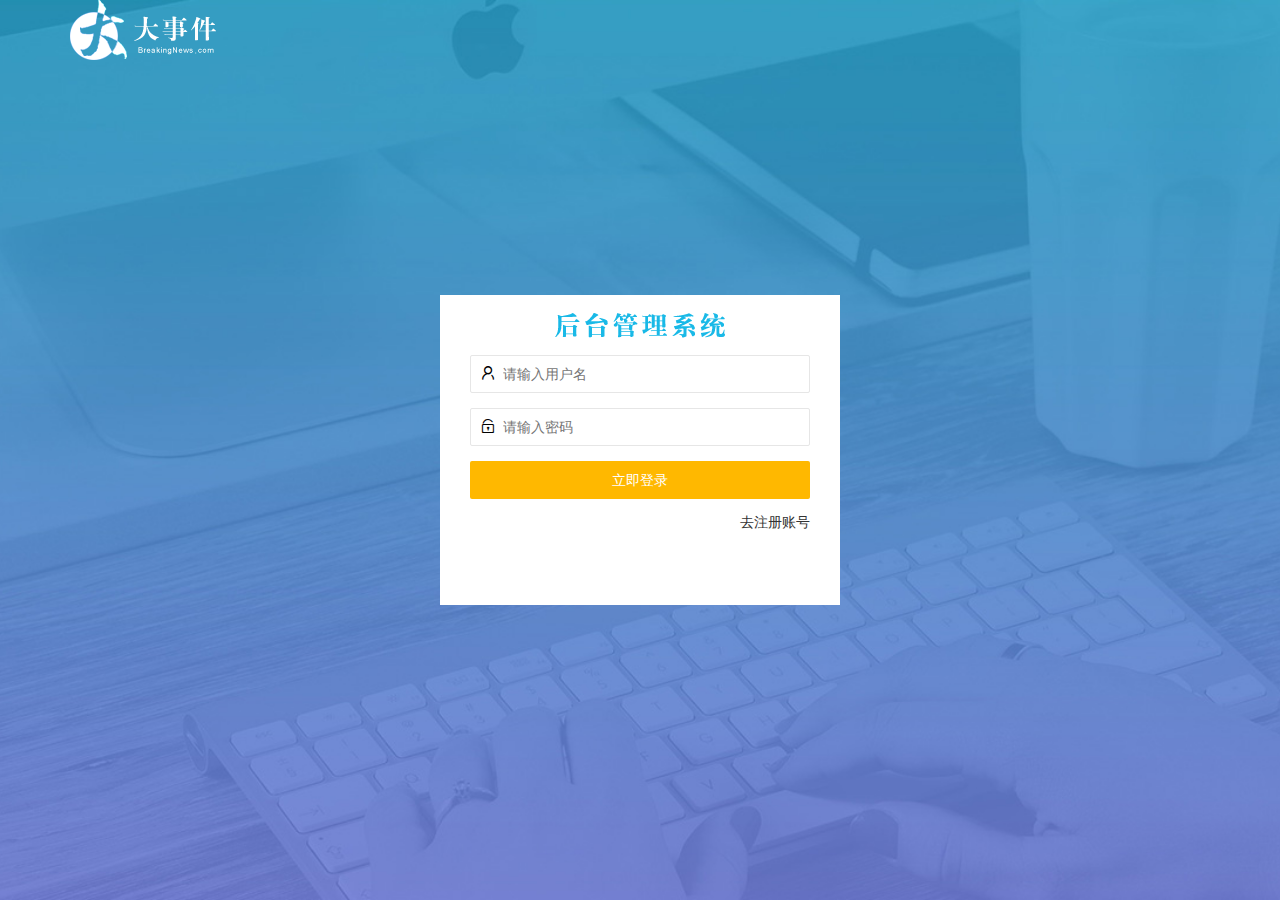
<file: login.html>
<!DOCTYPE html>
<html lang="en">

<head>
    <meta charset="UTF-8">
    <meta name="viewport" content="width=device-width, initial-scale=1.0">
    <title>大事件-登录/注册</title>
    <!-- 导入layui的样式 -->
    <link rel="stylesheet" href="/assets/lib/layui/css/layui.css">
    <!-- 导入自己的样式表 -->
    <link rel="stylesheet" href="/assets/css/login.css">
</head>

<body>
    <!-- 头部的login区域 -->
    <div class="layui-main">
        <img src="/assets/images/logo.png" alt="">
    </div>

    <!-- 登录注册区域 -->
    <div class="loginAndRegBox">
        <div class="title-box"></div>
        <!-- 登录的div -->
        <div class="login-box">
            <!-- 登录的表单 -->
            <!-- 用户名 -->
            <form class="layui-form" id="form_login">
                <div class="layui-form-item">
                    <i class="layui-icon layui-icon-username"></i>
                    <input type="text" name="username" required lay-verify="required" autocomplete="off" placeholder="请输入用户名"
                        class="layui-input">
                </div>
                <!-- 密码 -->
                <div class="layui-form-item">
                    <i class="layui-icon layui-icon-password"></i>
                    <input type="password" name="password" required lay-verify="required|pwd" autocomplete="off" placeholder="请输入密码"
                        class="layui-input">
                </div>
                <!-- 登录按钮 -->
                <div class="layui-form-item">
                    <button class="layui-btn layui-btn-fluid layui-btn  layui-btn-warm" lay-submit >立即登录</button>
                   
                </div>
                <div class="layui-form-item">
                    <a href="javascript:;" id="link_reg" class="links">去注册账号</a>
                </div>
                
                
            </form>
            
        </div>
        <!-- 注册的div -->
        <div class="reg-box">
            <!-- 注册的表单 -->
            <form class="layui-form" id="form_reg">
                <div class="layui-form-item">
                    <i class="layui-icon layui-icon-username"></i>
                    <input type="text" name="username" required lay-verify="required" autocomplete="off" placeholder="请输入用户名"
                        class="layui-input">
                </div>
                <!-- 密码 -->
                <div class="layui-form-item">
                    <i class="layui-icon layui-icon-password"></i>
                    <input type="password" name="password" required lay-verify="required|pwd" autocomplete="off" placeholder="请输入密码"
                        class="layui-input">
                </div>
                <!-- 确认密码框 -->
                <div class="layui-form-item">
                    <i class="layui-icon layui-icon-password"></i>
                    <input type="password" name="repassword" required lay-verify="required|pwd|repwd" autocomplete="off" placeholder="再次输入密码"
                        class="layui-input">
                </div>
                <!-- 登录按钮 -->
                <div class="layui-form-item">
                    <button class="layui-btn layui-btn-fluid layui-btn-primary" lay-submit >立即注册</button>
                   
                </div>
                <div class="layui-form-item">
                    <a href="javascript:;" id="link_login" class="links">去登录</a>
    
                </div>
                
                
            </form>
            
        </div>
    </div>
    <!-- 导入 Layui 的js 文件 -->
    <script src="/assets/lib/layui/layui.all.js"></script>
    <!-- 导入jQuery -->
    <script src="/assets/lib/jquery.js"></script>
    <!-- 导入自己封装的 baseAPI.js -->
    <script src="/assets/js/baseAPI.js"></script>
    <!-- 导入自己的js -->
    <script src="/assets/js/login.js"></script>
</body>

</html>
</file>
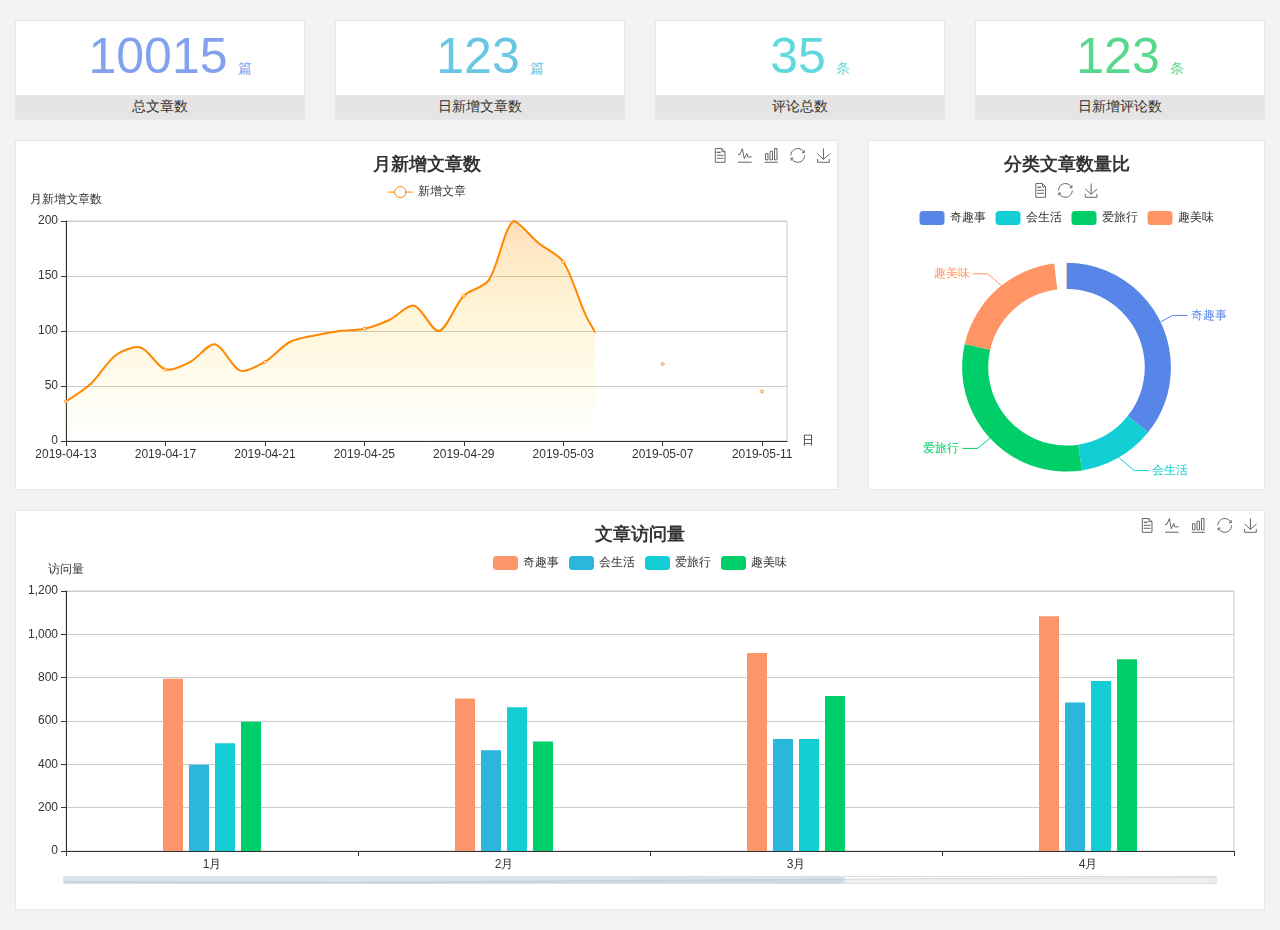
<file: home/dashboard.html>
<!DOCTYPE html>
<html lang="en">

<head>
  <meta charset="UTF-8">
  <meta name="viewport" content="width=device-width, initial-scale=1.0">
  <meta http-equiv="X-UA-Compatible" content="ie=edge">
  <title>图表统计</title>
  <link rel="stylesheet" href="../../assets/lib/bootstrap.css" />
  <link rel="stylesheet" href="../../assets/lib/main.css" />
  <script src="../../assets/lib/jquery.js"></script>
  <script type="text/javascript" src="../../assets/lib/echarts.min.js"></script>
</head>

<body>
  <div class="container-fluid">
    <div class="row spannel_list">
      <div class="col-sm-3 col-xs-6">
        <div class="spannel">
          <em>10015</em><span>篇</span>
          <b>总文章数</b>
        </div>
      </div>
      <div class="col-sm-3 col-xs-6">
        <div class="spannel scolor01">
          <em>123</em><span>篇</span>
          <b>日新增文章数</b>
        </div>
      </div>
      <div class="col-sm-3 col-xs-6">
        <div class="spannel scolor02">
          <em>35</em><span>条</span>
          <b>评论总数</b>
        </div>
      </div>
      <div class="col-sm-3 col-xs-6">
        <div class="spannel scolor03">
          <em>123</em><span>条</span>
          <b>日新增评论数</b>
        </div>
      </div>
    </div>
  </div>

  <div class="container-fluid">
    <div class="row curve-pie">
      <div class="col-lg-8 col-md-8">
        <div class="gragh_pannel" id="curve_show"></div>
      </div>
      <div class="col-lg-4 col-md-4">
        <div class="gragh_pannel" id="pie_show"></div>
      </div>
    </div>
  </div>

  <div class="container-fluid">
    <div class="column_pannel" id="column_show"></div>
  </div>

  <script>
    var oChart = echarts.init(document.getElementById('curve_show'));
    var aList_all = [
      { 'count': 36, 'date': '2019-04-13' },
      { 'count': 52, 'date': '2019-04-14' },
      { 'count': 78, 'date': '2019-04-15' },
      { 'count': 85, 'date': '2019-04-16' },
      { 'count': 65, 'date': '2019-04-17' },
      { 'count': 72, 'date': '2019-04-18' },
      { 'count': 88, 'date': '2019-04-19' },
      { 'count': 64, 'date': '2019-04-20' },
      { 'count': 72, 'date': '2019-04-21' },
      { 'count': 90, 'date': '2019-04-22' },
      { 'count': 96, 'date': '2019-04-23' },
      { 'count': 100, 'date': '2019-04-24' },
      { 'count': 102, 'date': '2019-04-25' },
      { 'count': 110, 'date': '2019-04-26' },
      { 'count': 123, 'date': '2019-04-27' },
      { 'count': 100, 'date': '2019-04-28' },
      { 'count': 132, 'date': '2019-04-29' },
      { 'count': 146, 'date': '2019-04-30' },
      { 'count': 200, 'date': '2019-05-01' },
      { 'count': 180, 'date': '2019-05-02' },
      { 'count': 163, 'date': '2019-05-03' },
      { 'count': 110, 'date': '2019-05-04' },
      { 'count': 80, 'date': '2019-05-05' },
      { 'count': 82, 'date': '2019-05-06' },
      { 'count': 70, 'date': '2019-05-07' },
      { 'count': 65, 'date': '2019-05-08' },
      { 'count': 54, 'date': '2019-05-09' },
      { 'count': 40, 'date': '2019-05-10' },
      { 'count': 45, 'date': '2019-05-11' },
      { 'count': 38, 'date': '2019-05-12' },
    ];

    let aCount = [];
    let aDate = [];

    for (var i = 0; i < aList_all.length; i++) {
      aCount.push(aList_all[i].count);
      aDate.push(aList_all[i].date);
    }

    var chartopt = {
      title: {
        text: '月新增文章数',
        left: 'center',
        top: '10'
      },
      tooltip: {
        trigger: 'axis'
      },
      legend: {
        data: ['新增文章'],
        top: '40'
      },
      toolbox: {
        show: true,
        feature: {
          mark: { show: true },
          dataView: { show: true, readOnly: false },
          magicType: { show: true, type: ['line', 'bar'] },
          restore: { show: true },
          saveAsImage: { show: true }
        }
      },
      calculable: true,
      xAxis: [
        {
          name: '日',
          type: 'category',
          boundaryGap: false,
          data: aDate
        }
      ],
      yAxis: [
        {
          name: '月新增文章数',
          type: 'value'
        }
      ],
      series: [
        {
          name: '新增文章',
          type: 'line',
          smooth: true,
          itemStyle: { normal: { areaStyle: { type: 'default' }, color: '#f80' }, lineStyle: { color: '#f80' } },
          data: aCount
        }],
      areaStyle: {
        normal: {
          color: new echarts.graphic.LinearGradient(0, 0, 0, 1, [{
            offset: 0,
            color: 'rgba(255,136,0,0.39)'
          }, {
            offset: .34,
            color: 'rgba(255,180,0,0.25)'
          }, {
            offset: 1,
            color: 'rgba(255,222,0,0.00)'
          }])

        }
      },
      grid: {
        show: true,
        x: 50,
        x2: 50,
        y: 80,
        height: 220
      }
    };

    oChart.setOption(chartopt);


    var oPie = echarts.init(document.getElementById('pie_show'));
    var oPieopt =
    {
      title: {
        top: 10,
        text: '分类文章数量比',
        x: 'center'
      },
      tooltip: {
        trigger: 'item',
        formatter: "{a} <br/>{b} : {c} ({d}%)"
      },
      color: ['#5885e8', '#13cfd5', '#00ce68', '#ff9565'],
      legend: {
        x: 'center',
        top: 65,
        data: ['奇趣事', '会生活', '爱旅行', '趣美味']
      },
      toolbox: {
        show: true,
        x: 'center',
        top: 35,
        feature: {
          mark: { show: true },
          dataView: { show: true, readOnly: false },
          magicType: {
            show: true,
            type: ['pie', 'funnel'],
            option: {
              funnel: {
                x: '25%',
                width: '50%',
                funnelAlign: 'left',
                max: 1548
              }
            }
          },
          restore: { show: true },
          saveAsImage: { show: true }
        }
      },
      calculable: true,
      series: [
        {
          name: '访问来源',
          type: 'pie',
          radius: ['45%', '60%'],
          center: ['50%', '65%'],
          data: [
            { value: 300, name: '奇趣事' },
            { value: 100, name: '会生活' },
            { value: 260, name: '爱旅行' },
            { value: 180, name: '趣美味' }
          ]
        }
      ]
    };
    oPie.setOption(oPieopt);



    var oColumn = this.echarts.init(document.getElementById('column_show'));
    var oColumnopt =
    {
      title: {
        text: '文章访问量',
        left: 'center',
        top: '10'
      },
      tooltip: {
        trigger: 'axis'
      },
      legend: {
        data: ['奇趣事', '会生活', '爱旅行', '趣美味'],
        top: '40'
      },
      toolbox: {
        show: true,
        feature: {
          mark: { show: true },
          dataView: { show: true, readOnly: false },
          magicType: { show: true, type: ['line', 'bar'] },
          restore: { show: true },
          saveAsImage: { show: true }
        }
      },
      calculable: true,
      xAxis: [
        {
          type: 'category',
          data: ['1月', '2月', '3月', '4月', '5月']
        }
      ],
      yAxis: [
        {
          name: '访问量',
          type: 'value'
        }
      ],
      series: [
        {
          name: '奇趣事',
          type: 'bar',
          barWidth: 20,
          itemStyle: {
            normal: { areaStyle: { type: 'default' }, color: '#fd956a' }
          },
          data: [800, 708, 920, 1090, 1200]
        },
        {
          name: '会生活',
          type: 'bar',
          barWidth: 20,
          itemStyle: {
            normal: { areaStyle: { type: 'default' }, color: '#2bb6db' }
          },
          data: [400, 468, 520, 690, 800]
        },
        {
          name: '爱旅行',
          type: 'bar',
          barWidth: 20,
          itemStyle: {
            normal: { areaStyle: { type: 'default' }, color: '#13cfd5' }
          },
          data: [500, 668, 520, 790, 900]
        },
        {
          name: '趣美味',
          type: 'bar',
          barWidth: 20,
          itemStyle: {
            normal: { areaStyle: { type: 'default' }, color: '#00ce68' }
          },
          data: [600, 508, 720, 890, 1000]
        }
      ],
      grid: {
        show: true,
        x: 50,
        x2: 30,
        y: 80,
        height: 260
      },
      dataZoom: [//给x轴设置滚动条
        {
          start: 0,//默认为0
          end: 100 - 1000 / 31,//默认为100
          type: 'slider',
          show: true,
          xAxisIndex: [0],
          handleSize: 0,//滑动条的 左右2个滑动条的大小
          height: 8,//组件高度
          left: 45, //左边的距离
          right: 50,//右边的距离
          bottom: 26,//右边的距离
          handleColor: '#ddd',//h滑动图标的颜色
          handleStyle: {
            borderColor: "#cacaca",
            borderWidth: "1",
            shadowBlur: 2,
            background: "#ddd",
            shadowColor: "#ddd",
          }
        }]
    };
    oColumn.setOption(oColumnopt);
  </script>
</body>

</html>
</file>
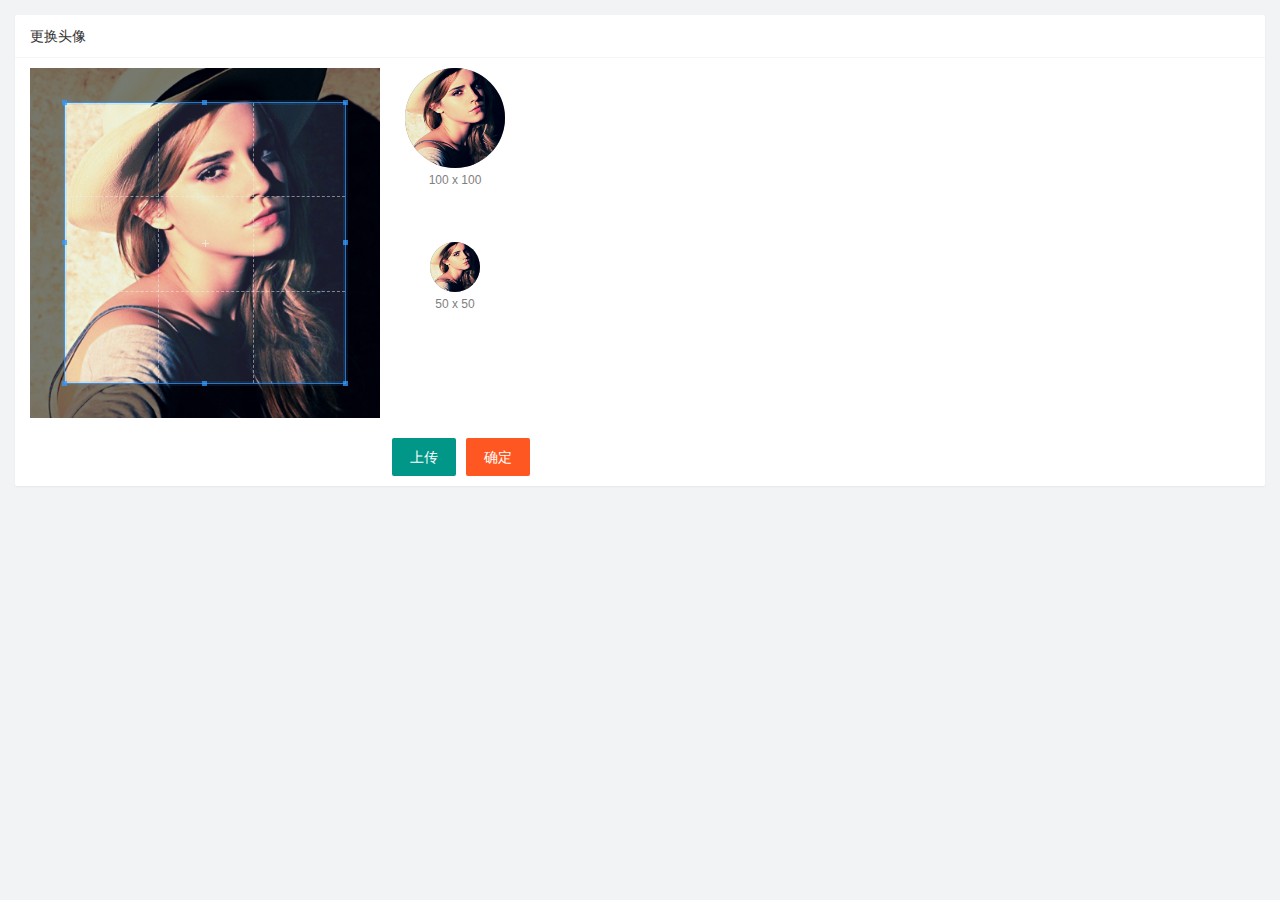
<file: user/avatar.html>
<!DOCTYPE html>
<html lang="en">

<head>
    <meta charset="UTF-8">
    <meta name="viewport" content="width=device-width, initial-scale=1.0">
    <title>Document</title>
    <!-- 导入 layui 的样式 -->
    <link rel="stylesheet" href="/assets/lib/layui/css/layui.css">
    <!-- 导入 cropper 样式 -->
    <link rel="stylesheet" href="/assets/lib/cropper/cropper.css">
    <!-- 导入自己的样式 -->
    <link rel="stylesheet" href="/assets/css/user/avatar.css">
</head>

<body>
    <!-- 卡片区域 -->
    <div class="layui-card">
        <div class="layui-card-header">更换头像</div>
        <div class="layui-card-body">
            <!-- 第一行的图片裁剪和预览区域 -->
            <div class="row1">
                <!-- 图片裁剪区域 -->
                <div class="cropper-box">
                    <!-- 这个 img 标签很重要，将来会把它初始化为裁剪区域 -->
                    <img id="image" src="/assets/images/sample.jpg" />
                </div>
                <!-- 图片的预览区域 -->
                <div class="preview-box">
                    <div>
                        <!-- 宽高为 100px 的预览区域 -->
                        <div class="img-preview w100"></div>
                        <p class="size">100 x 100</p>
                    </div>
                    <div>
                        <!-- 宽高为 50px 的预览区域 -->
                        <div class="img-preview w50"></div>
                        <p class="size">50 x 50</p>
                    </div>
                </div>
            </div>

            <!-- 第二行的按钮区域 -->
            <div class="row2">
                <!-- 通过 accept 属性,可以指定,允许用户选择什么类型的文件 -->
                <input type="file"  id="file" accept="image/png,image/jpg">
                <button type="button" class="layui-btn" id="btnimg">上传</button>
                <button type="button" class="layui-btn layui-btn-danger" id="btnupload">确定</button>
            </div>
        </div>
    </div>

    <!-- 导入layui  -->
    <script src="/assets/lib/layui/layui.all.js"></script>
    <!-- 导入 jQuery  -->
    <script src="/assets/lib/jquery.js"></script>
    <!-- 导入 cropper.js -->
    <script src="/assets/lib/cropper/Cropper.js"></script>
    <!-- 导入 jquery-cropper.js -->
    <script src="/assets/lib/cropper/jquery-cropper.js"></script>
    <!-- 导入beasAPI -->
    <script src="/assets/js/baseAPI.js"></script>
    <!-- 导入自己的js -->
    <script src="/assets/js/user/avatar.js"></script>
</body>

</html>
</file>
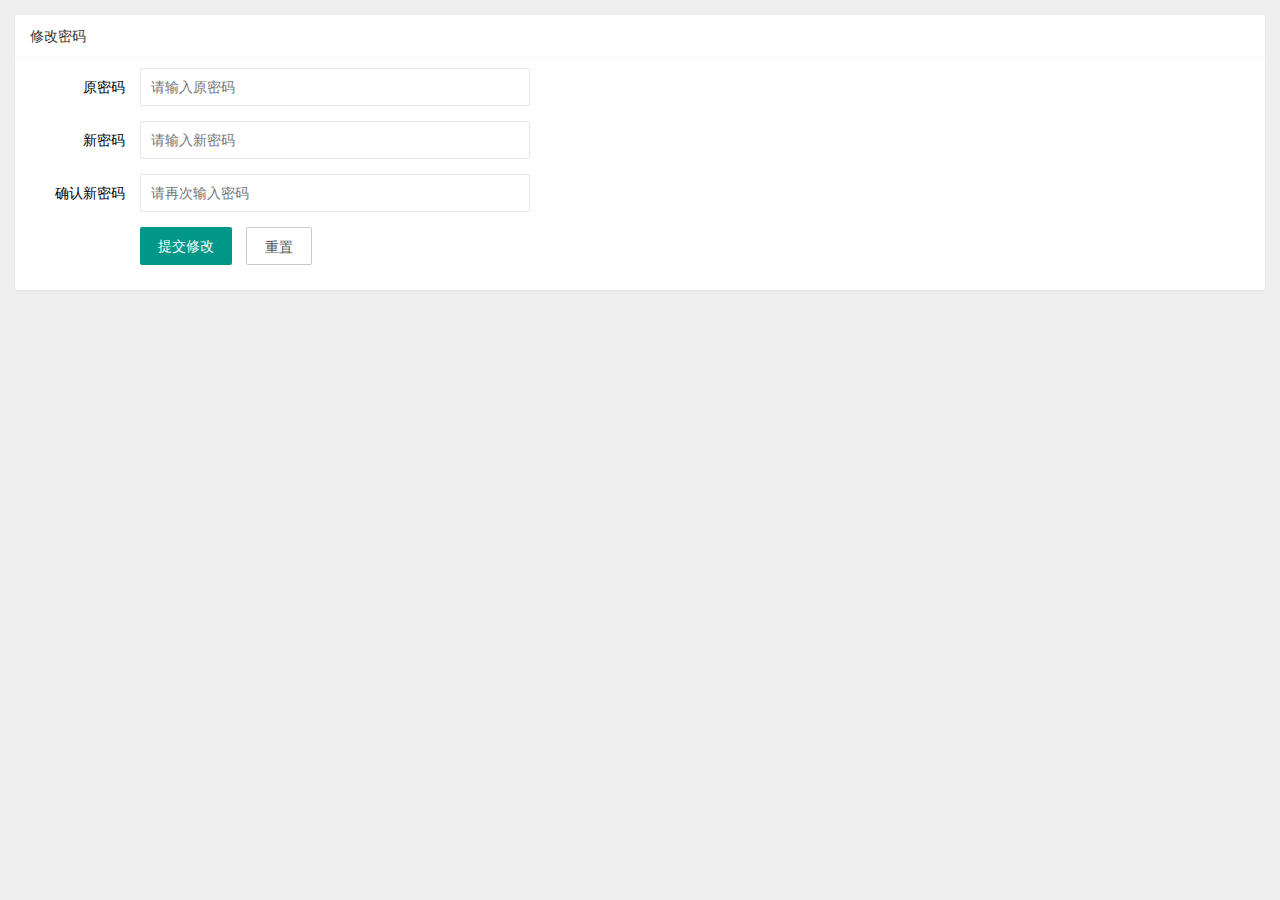
<file: user/pwd.html>
<!DOCTYPE html>
<html lang="en">
<head>
    <meta charset="UTF-8">
    <meta name="viewport" content="width=device-width, initial-scale=1.0">
    <title>Document</title>
    <!-- 导入 layui 的css -->
    <link rel="stylesheet" href="/assets/lib/layui/css/layui.css">
    <!-- 导入自己的 样式 -->
    <link rel="stylesheet" href="/assets/css/user/pwd.css">
</head>
<body>
    <!-- 卡片区域 -->
    <div class="layui-card">
        <div class="layui-card-header">修改密码</div>
        <div class="layui-card-body">
            <!-- form 表单 -->
            <form class="layui-form" action="">
                <div class="layui-form-item">
                  <label class="layui-form-label">原密码</label>
                  <div class="layui-input-block">
                    <input type="password" name="oldPwd" required  lay-verify="required|pwd" placeholder="请输入原密码" autocomplete="off" class="layui-input">
                  </div>
                </div>
                <div class="layui-form-item">
                  <label class="layui-form-label">新密码</label>
                  <div class="layui-input-block">
                    <input type="password" name="newPwd" required  lay-verify="required|pwd|samepwd" placeholder="请输入新密码" autocomplete="off" class="layui-input">
                  </div>
                </div>
                <div class="layui-form-item">
                  <label class="layui-form-label">确认新密码</label>
                  <div class="layui-input-block">
                    <input type="password" name="rePwd" required  lay-verify="required|pwd|repwd" placeholder="请再次输入密码" autocomplete="off" class="layui-input">
                  </div>
                </div>
                <div class="layui-form-item">
                    <div class="layui-input-block">
                      <button class="layui-btn" lay-submit lay-filter="formDemo">提交修改</button>
                      <button type="reset" class="layui-btn layui-btn-primary">重置</button>
                    </div>
                  </div>
            </form>
        </div>
      </div>

      <!-- 导入 layui 的js -->
      <script src="/assets/lib/layui/layui.all.js"></script>
      <!-- 导入 jQuery  -->
      <script src="/assets/lib/jquery.js"></script>
      <!-- 导入baseAPI -->
      <script src="/assets/js/baseAPI.js"></script>
      <!-- 导入自己的js --> 
      <script src="/assets/js/user/pwd.js"></script>
</body>
</html>
</file>
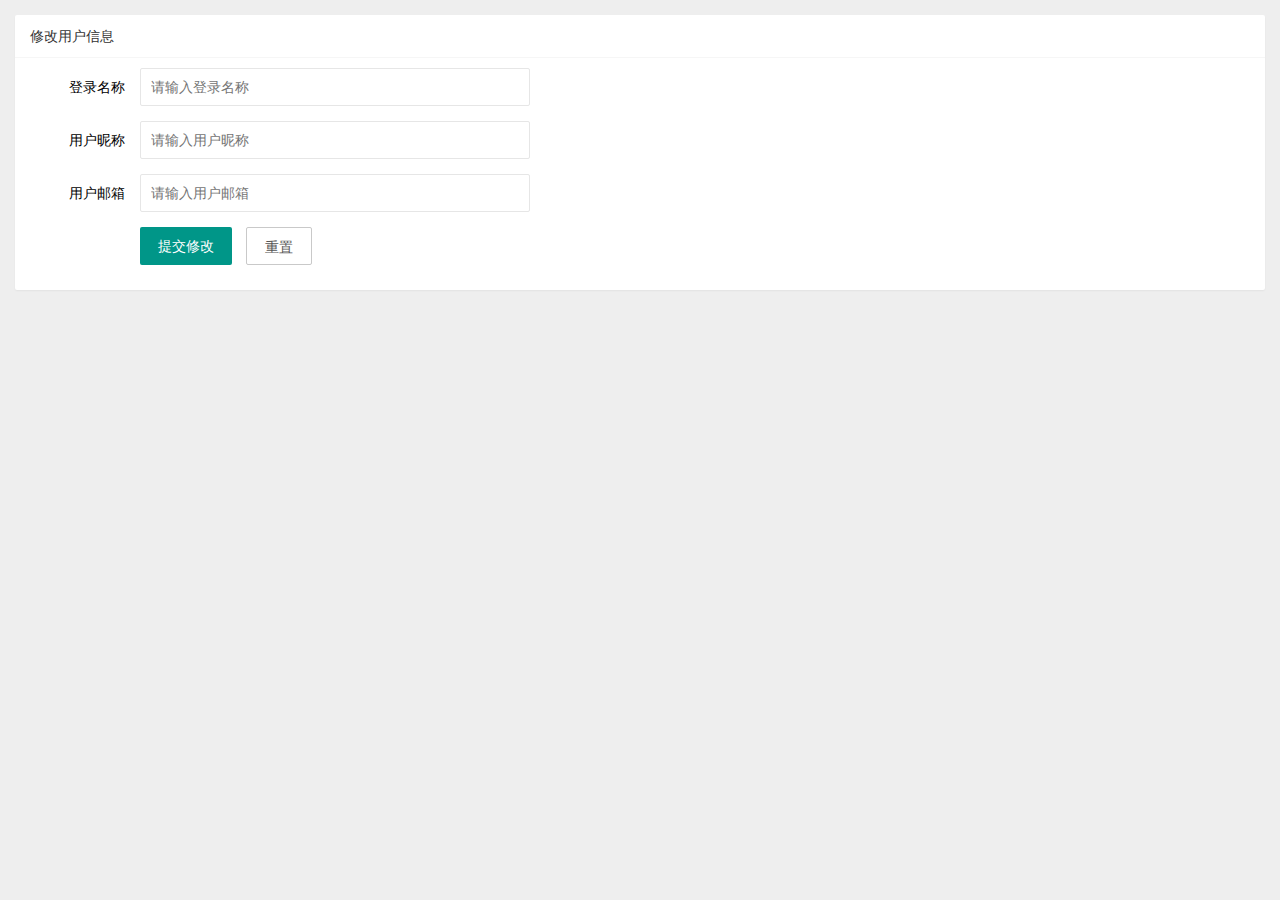
<file: user/user_info.html>
<!DOCTYPE html>
<html lang="en">
<head>
    <meta charset="UTF-8">
    <meta name="viewport" content="width=device-width, initial-scale=1.0">
    <title>Document</title>
    <!-- 导入 layui 的样式 -->
    <link rel="stylesheet" href="/assets/lib/layui/css/layui.css">
    <!-- 导入自己的css样式 -->
    <link rel="stylesheet" href="/assets/css/user/user.css">
</head>
<body>
        <!-- 卡片面板 -->
        <div class="layui-card">
          <div class="layui-card-header">修改用户信息</div>
          <div class="layui-card-body">
            <!-- form表单区域 -->
            <form class="layui-form" lay-filter="userinfo">
              <!-- 隐藏域 -->
              <input type="hidden" name="id"value="">
              <div class="layui-form-item">
                <label class="layui-form-label">登录名称</label>
                <div class="layui-input-block">
                  <input type="text" name="username" required  lay-verify="required" readonly placeholder="请输入登录名称" autocomplete="off" class="layui-input">
                </div>
              </div>
              <div class="layui-form-item">
                <label class="layui-form-label">用户昵称</label>
                <div class="layui-input-block">
                  <input type="text" name="nickname" required  lay-verify="required|nick" placeholder="请输入用户昵称" autocomplete="off" class="layui-input">
                </div>
              </div>
              <div class="layui-form-item">
                <label class="layui-form-label">用户邮箱</label>
                <div class="layui-input-block">
                  <input type="text" name="email" required  lay-verify="required|email" placeholder="请输入用户邮箱" autocomplete="off" class="layui-input">
                </div>
              </div>
              <div class="layui-form-item">
                <div class="layui-input-block">
                  <button class="layui-btn" lay-submit lay-filter="formDemo">提交修改</button>
                  <button type="reset" class="layui-btn layui-btn-primary" id="btnreser">重置</button>
                </div>
              </div>
              </form>
          </div>
        </div>


          <!-- 隐藏域: 隐藏的input 主要作用 -->




   <!--   卡片面板 
        <div class="layui-card">
        <div class="layui-card-header">修改用户信息</div>
        <div class="layui-card-body">
           form 表单 
          <form class="layui-form" lay-filter='forminfo'>
              隐藏域 
              <input type="hidden" name="id" value="">
            <div class="layui-form-item">
              <label class="layui-form-label">登录名称</label>
              <div class="layui-input-block">
                <input type="text" name="username" required  lay-verify="required" placeholder="请输入登录名称" autocomplete="off" class="layui-input" readonly> 
                 readonly 属性禁止输入 
              </div>
            </div>
            <div class="layui-form-item">
              <label class="layui-form-label">用户昵称</label>
              <div class="layui-input-block">
                <input type="text" name="nickname" required  lay-verify="required|nick" placeholder="请输入用户昵称" autocomplete="off" class="layui-input">
              </div>
            </div>
            <div class="layui-form-item">
              <label class="layui-form-label">用户邮箱</label>
              <div class="layui-input-block">
                <input type="text" name="email" required  lay-verify="required|email" placeholder="请输入用户邮箱" autocomplete="off" class="layui-input">
              </div>
            </div>
            <div class="layui-form-item">
                <div class="layui-input-block">
                  <button class="layui-btn" lay-submit lay-filter="formDemo">提交修改</button>
                  <button type="reset" class="layui-btn layui-btn-primary" id="btnuser">重置</button>
                </div>
              </div>
            </form>
        </div>
      </div>  -->

      <!-- 导入 layui 的js -->
      <script src="/assets/lib/layui/layui.all.js"></script>
      <!-- 导入jquery  -->
      <script src="/assets/lib/jquery.js"></script>
      <!-- 导入baseAPI -->
      <script src="/assets/js/baseAPI.js"></script>
      <!-- 导入自己的 js -->
      <script src="/assets/js/user/user.js"></script>
</body>
</html>
</file>
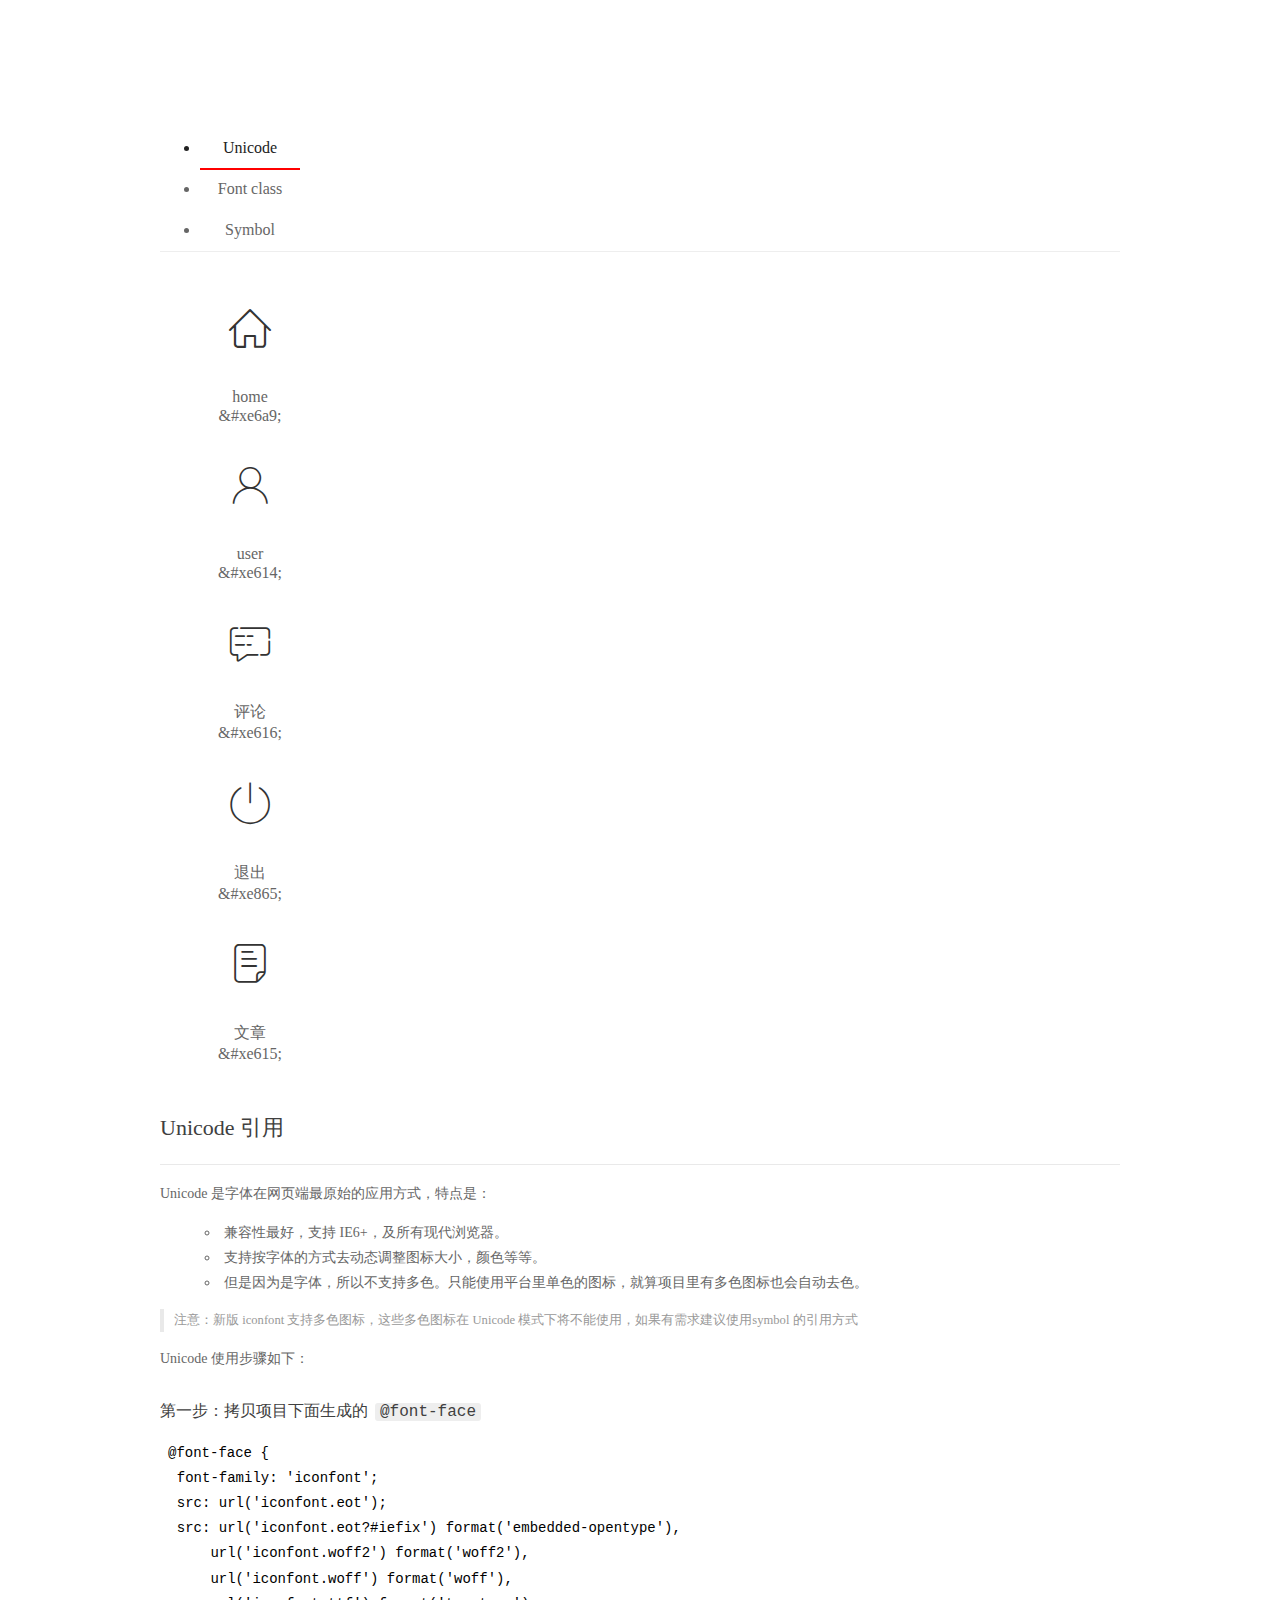
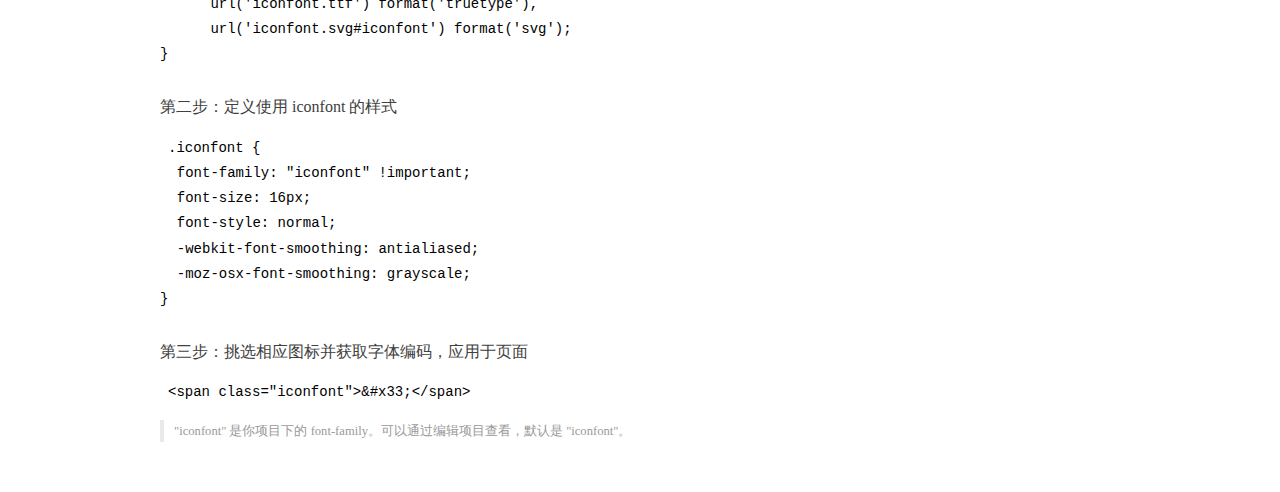
<file: assets/fonts/demo_index.html>
<!DOCTYPE html>
<html>
<head>
  <meta charset="utf-8"/>
  <title>IconFont Demo</title>
  <link rel="shortcut icon" href="https://gtms04.alicdn.com/tps/i4/TB1_oz6GVXXXXaFXpXXJDFnIXXX-64-64.ico" type="image/x-icon"/>
  <link rel="stylesheet" href="https://g.alicdn.com/thx/cube/1.3.2/cube.min.css">
  <link rel="stylesheet" href="demo.css">
  <link rel="stylesheet" href="iconfont.css">
  <script src="iconfont.js"></script>
  <!-- jQuery -->
  <script src="https://a1.alicdn.com/oss/uploads/2018/12/26/7bfddb60-08e8-11e9-9b04-53e73bb6408b.js"></script>
  <!-- 代码高亮 -->
  <script src="https://a1.alicdn.com/oss/uploads/2018/12/26/a3f714d0-08e6-11e9-8a15-ebf944d7534c.js"></script>
</head>
<body>
  <div class="main">
    <h1 class="logo"><a href="https://www.iconfont.cn/" title="iconfont 首页" target="_blank">&#xe86b;</a></h1>
    <div class="nav-tabs">
      <ul id="tabs" class="dib-box">
        <li class="dib active"><span>Unicode</span></li>
        <li class="dib"><span>Font class</span></li>
        <li class="dib"><span>Symbol</span></li>
      </ul>
      
    </div>
    <div class="tab-container">
      <div class="content unicode" style="display: block;">
          <ul class="icon_lists dib-box">
          
            <li class="dib">
              <span class="icon iconfont">&#xe6a9;</span>
                <div class="name">home</div>
                <div class="code-name">&amp;#xe6a9;</div>
              </li>
          
            <li class="dib">
              <span class="icon iconfont">&#xe614;</span>
                <div class="name">user</div>
                <div class="code-name">&amp;#xe614;</div>
              </li>
          
            <li class="dib">
              <span class="icon iconfont">&#xe616;</span>
                <div class="name">评论</div>
                <div class="code-name">&amp;#xe616;</div>
              </li>
          
            <li class="dib">
              <span class="icon iconfont">&#xe865;</span>
                <div class="name">退出</div>
                <div class="code-name">&amp;#xe865;</div>
              </li>
          
            <li class="dib">
              <span class="icon iconfont">&#xe615;</span>
                <div class="name">文章</div>
                <div class="code-name">&amp;#xe615;</div>
              </li>
          
          </ul>
          <div class="article markdown">
          <h2 id="unicode-">Unicode 引用</h2>
          <hr>

          <p>Unicode 是字体在网页端最原始的应用方式，特点是：</p>
          <ul>
            <li>兼容性最好，支持 IE6+，及所有现代浏览器。</li>
            <li>支持按字体的方式去动态调整图标大小，颜色等等。</li>
            <li>但是因为是字体，所以不支持多色。只能使用平台里单色的图标，就算项目里有多色图标也会自动去色。</li>
          </ul>
          <blockquote>
            <p>注意：新版 iconfont 支持多色图标，这些多色图标在 Unicode 模式下将不能使用，如果有需求建议使用symbol 的引用方式</p>
          </blockquote>
          <p>Unicode 使用步骤如下：</p>
          <h3 id="-font-face">第一步：拷贝项目下面生成的 <code>@font-face</code></h3>
<pre><code class="language-css"
>@font-face {
  font-family: 'iconfont';
  src: url('iconfont.eot');
  src: url('iconfont.eot?#iefix') format('embedded-opentype'),
      url('iconfont.woff2') format('woff2'),
      url('iconfont.woff') format('woff'),
      url('iconfont.ttf') format('truetype'),
      url('iconfont.svg#iconfont') format('svg');
}
</code></pre>
          <h3 id="-iconfont-">第二步：定义使用 iconfont 的样式</h3>
<pre><code class="language-css"
>.iconfont {
  font-family: "iconfont" !important;
  font-size: 16px;
  font-style: normal;
  -webkit-font-smoothing: antialiased;
  -moz-osx-font-smoothing: grayscale;
}
</code></pre>
          <h3 id="-">第三步：挑选相应图标并获取字体编码，应用于页面</h3>
<pre>
<code class="language-html"
>&lt;span class="iconfont"&gt;&amp;#x33;&lt;/span&gt;
</code></pre>
          <blockquote>
            <p>"iconfont" 是你项目下的 font-family。可以通过编辑项目查看，默认是 "iconfont"。</p>
          </blockquote>
          </div>
      </div>
      <div class="content font-class">
        <ul class="icon_lists dib-box">
          
          <li class="dib">
            <span class="icon iconfont icon-home"></span>
            <div class="name">
              home
            </div>
            <div class="code-name">.icon-home
            </div>
          </li>
          
          <li class="dib">
            <span class="icon iconfont icon-user"></span>
            <div class="name">
              user
            </div>
            <div class="code-name">.icon-user
            </div>
          </li>
          
          <li class="dib">
            <span class="icon iconfont icon-pinglun"></span>
            <div class="name">
              评论
            </div>
            <div class="code-name">.icon-pinglun
            </div>
          </li>
          
          <li class="dib">
            <span class="icon iconfont icon-tuichu"></span>
            <div class="name">
              退出
            </div>
            <div class="code-name">.icon-tuichu
            </div>
          </li>
          
          <li class="dib">
            <span class="icon iconfont icon-16"></span>
            <div class="name">
              文章
            </div>
            <div class="code-name">.icon-16
            </div>
          </li>
          
        </ul>
        <div class="article markdown">
        <h2 id="font-class-">font-class 引用</h2>
        <hr>

        <p>font-class 是 Unicode 使用方式的一种变种，主要是解决 Unicode 书写不直观，语意不明确的问题。</p>
        <p>与 Unicode 使用方式相比，具有如下特点：</p>
        <ul>
          <li>兼容性良好，支持 IE8+，及所有现代浏览器。</li>
          <li>相比于 Unicode 语意明确，书写更直观。可以很容易分辨这个 icon 是什么。</li>
          <li>因为使用 class 来定义图标，所以当要替换图标时，只需要修改 class 里面的 Unicode 引用。</li>
          <li>不过因为本质上还是使用的字体，所以多色图标还是不支持的。</li>
        </ul>
        <p>使用步骤如下：</p>
        <h3 id="-fontclass-">第一步：引入项目下面生成的 fontclass 代码：</h3>
<pre><code class="language-html">&lt;link rel="stylesheet" href="./iconfont.css"&gt;
</code></pre>
        <h3 id="-">第二步：挑选相应图标并获取类名，应用于页面：</h3>
<pre><code class="language-html">&lt;span class="iconfont icon-xxx"&gt;&lt;/span&gt;
</code></pre>
        <blockquote>
          <p>"
            iconfont" 是你项目下的 font-family。可以通过编辑项目查看，默认是 "iconfont"。</p>
        </blockquote>
      </div>
      </div>
      <div class="content symbol">
          <ul class="icon_lists dib-box">
          
            <li class="dib">
                <svg class="icon svg-icon" aria-hidden="true">
                  <use xlink:href="#icon-home"></use>
                </svg>
                <div class="name">home</div>
                <div class="code-name">#icon-home</div>
            </li>
          
            <li class="dib">
                <svg class="icon svg-icon" aria-hidden="true">
                  <use xlink:href="#icon-user"></use>
                </svg>
                <div class="name">user</div>
                <div class="code-name">#icon-user</div>
            </li>
          
            <li class="dib">
                <svg class="icon svg-icon" aria-hidden="true">
                  <use xlink:href="#icon-pinglun"></use>
                </svg>
                <div class="name">评论</div>
                <div class="code-name">#icon-pinglun</div>
            </li>
          
            <li class="dib">
                <svg class="icon svg-icon" aria-hidden="true">
                  <use xlink:href="#icon-tuichu"></use>
                </svg>
                <div class="name">退出</div>
                <div class="code-name">#icon-tuichu</div>
            </li>
          
            <li class="dib">
                <svg class="icon svg-icon" aria-hidden="true">
                  <use xlink:href="#icon-16"></use>
                </svg>
                <div class="name">文章</div>
                <div class="code-name">#icon-16</div>
            </li>
          
          </ul>
          <div class="article markdown">
          <h2 id="symbol-">Symbol 引用</h2>
          <hr>

          <p>这是一种全新的使用方式，应该说这才是未来的主流，也是平台目前推荐的用法。相关介绍可以参考这篇<a href="">文章</a>
            这种用法其实是做了一个 SVG 的集合，与另外两种相比具有如下特点：</p>
          <ul>
            <li>支持多色图标了，不再受单色限制。</li>
            <li>通过一些技巧，支持像字体那样，通过 <code>font-size</code>, <code>color</code> 来调整样式。</li>
            <li>兼容性较差，支持 IE9+，及现代浏览器。</li>
            <li>浏览器渲染 SVG 的性能一般，还不如 png。</li>
          </ul>
          <p>使用步骤如下：</p>
          <h3 id="-symbol-">第一步：引入项目下面生成的 symbol 代码：</h3>
<pre><code class="language-html">&lt;script src="./iconfont.js"&gt;&lt;/script&gt;
</code></pre>
          <h3 id="-css-">第二步：加入通用 CSS 代码（引入一次就行）：</h3>
<pre><code class="language-html">&lt;style&gt;
.icon {
  width: 1em;
  height: 1em;
  vertical-align: -0.15em;
  fill: currentColor;
  overflow: hidden;
}
&lt;/style&gt;
</code></pre>
          <h3 id="-">第三步：挑选相应图标并获取类名，应用于页面：</h3>
<pre><code class="language-html">&lt;svg class="icon" aria-hidden="true"&gt;
  &lt;use xlink:href="#icon-xxx"&gt;&lt;/use&gt;
&lt;/svg&gt;
</code></pre>
          </div>
      </div>

    </div>
  </div>
  <script>
  $(document).ready(function () {
      $('.tab-container .content:first').show()

      $('#tabs li').click(function (e) {
        var tabContent = $('.tab-container .content')
        var index = $(this).index()

        if ($(this).hasClass('active')) {
          return
        } else {
          $('#tabs li').removeClass('active')
          $(this).addClass('active')

          tabContent.hide().eq(index).fadeIn()
        }
      })
    })
  </script>
</body>
</html>
</file>
<file: assets/lib/layui/css/layui.css>
/** layui-v2.5.5 MIT License By https://www.layui.com */
 .layui-inline,img{display:inline-block;vertical-align:middle}h1,h2,h3,h4,h5,h6{font-weight:400}.layui-edge,.layui-header,.layui-inline,.layui-main{position:relative}.layui-body,.layui-edge,.layui-elip{overflow:hidden}.layui-btn,.layui-edge,.layui-inline,img{vertical-align:middle}.layui-btn,.layui-disabled,.layui-icon,.layui-unselect{-moz-user-select:none;-webkit-user-select:none;-ms-user-select:none}.layui-elip,.layui-form-checkbox span,.layui-form-pane .layui-form-label{text-overflow:ellipsis;white-space:nowrap}.layui-breadcrumb,.layui-tree-btnGroup{visibility:hidden}blockquote,body,button,dd,div,dl,dt,form,h1,h2,h3,h4,h5,h6,input,li,ol,p,pre,td,textarea,th,ul{margin:0;padding:0;-webkit-tap-highlight-color:rgba(0,0,0,0)}a:active,a:hover{outline:0}img{border:none}li{list-style:none}table{border-collapse:collapse;border-spacing:0}h4,h5,h6{font-size:100%}button,input,optgroup,option,select,textarea{font-family:inherit;font-size:inherit;font-style:inherit;font-weight:inherit;outline:0}pre{white-space:pre-wrap;white-space:-moz-pre-wrap;white-space:-pre-wrap;white-space:-o-pre-wrap;word-wrap:break-word}body{line-height:24px;font:14px Helvetica Neue,Helvetica,PingFang SC,Tahoma,Arial,sans-serif}hr{height:1px;margin:10px 0;border:0;clear:both}a{color:#333;text-decoration:none}a:hover{color:#777}a cite{font-style:normal;*cursor:pointer}.layui-border-box,.layui-border-box *{box-sizing:border-box}.layui-box,.layui-box *{box-sizing:content-box}.layui-clear{clear:both;*zoom:1}.layui-clear:after{content:'\20';clear:both;*zoom:1;display:block;height:0}.layui-inline{*display:inline;*zoom:1}.layui-edge{display:inline-block;width:0;height:0;border-width:6px;border-style:dashed;border-color:transparent}.layui-edge-top{top:-4px;border-bottom-color:#999;border-bottom-style:solid}.layui-edge-right{border-left-color:#999;border-left-style:solid}.layui-edge-bottom{top:2px;border-top-color:#999;border-top-style:solid}.layui-edge-left{border-right-color:#999;border-right-style:solid}.layui-disabled,.layui-disabled:hover{color:#d2d2d2!important;cursor:not-allowed!important}.layui-circle{border-radius:100%}.layui-show{display:block!important}.layui-hide{display:none!important}@font-face{font-family:layui-icon;src:url(../font/iconfont.eot?v=250);src:url(../font/iconfont.eot?v=250#iefix) format('embedded-opentype'),url(../font/iconfont.woff2?v=250) format('woff2'),url(../font/iconfont.woff?v=250) format('woff'),url(../font/iconfont.ttf?v=250) format('truetype'),url(../font/iconfont.svg?v=250#layui-icon) format('svg')}.layui-icon{font-family:layui-icon!important;font-size:16px;font-style:normal;-webkit-font-smoothing:antialiased;-moz-osx-font-smoothing:grayscale}.layui-icon-reply-fill:before{content:"\e611"}.layui-icon-set-fill:before{content:"\e614"}.layui-icon-menu-fill:before{content:"\e60f"}.layui-icon-search:before{content:"\e615"}.layui-icon-share:before{content:"\e641"}.layui-icon-set-sm:before{content:"\e620"}.layui-icon-engine:before{content:"\e628"}.layui-icon-close:before{content:"\1006"}.layui-icon-close-fill:before{content:"\1007"}.layui-icon-chart-screen:before{content:"\e629"}.layui-icon-star:before{content:"\e600"}.layui-icon-circle-dot:before{content:"\e617"}.layui-icon-chat:before{content:"\e606"}.layui-icon-release:before{content:"\e609"}.layui-icon-list:before{content:"\e60a"}.layui-icon-chart:before{content:"\e62c"}.layui-icon-ok-circle:before{content:"\1005"}.layui-icon-layim-theme:before{content:"\e61b"}.layui-icon-table:before{content:"\e62d"}.layui-icon-right:before{content:"\e602"}.layui-icon-left:before{content:"\e603"}.layui-icon-cart-simple:before{content:"\e698"}.layui-icon-face-cry:before{content:"\e69c"}.layui-icon-face-smile:before{content:"\e6af"}.layui-icon-survey:before{content:"\e6b2"}.layui-icon-tree:before{content:"\e62e"}.layui-icon-upload-circle:before{content:"\e62f"}.layui-icon-add-circle:before{content:"\e61f"}.layui-icon-download-circle:before{content:"\e601"}.layui-icon-templeate-1:before{content:"\e630"}.layui-icon-util:before{content:"\e631"}.layui-icon-face-surprised:before{content:"\e664"}.layui-icon-edit:before{content:"\e642"}.layui-icon-speaker:before{content:"\e645"}.layui-icon-down:before{content:"\e61a"}.layui-icon-file:before{content:"\e621"}.layui-icon-layouts:before{content:"\e632"}.layui-icon-rate-half:before{content:"\e6c9"}.layui-icon-add-circle-fine:before{content:"\e608"}.layui-icon-prev-circle:before{content:"\e633"}.layui-icon-read:before{content:"\e705"}.layui-icon-404:before{content:"\e61c"}.layui-icon-carousel:before{content:"\e634"}.layui-icon-help:before{content:"\e607"}.layui-icon-code-circle:before{content:"\e635"}.layui-icon-water:before{content:"\e636"}.layui-icon-username:before{content:"\e66f"}.layui-icon-find-fill:before{content:"\e670"}.layui-icon-about:before{content:"\e60b"}.layui-icon-location:before{content:"\e715"}.layui-icon-up:before{content:"\e619"}.layui-icon-pause:before{content:"\e651"}.layui-icon-date:before{content:"\e637"}.layui-icon-layim-uploadfile:before{content:"\e61d"}.layui-icon-delete:before{content:"\e640"}.layui-icon-play:before{content:"\e652"}.layui-icon-top:before{content:"\e604"}.layui-icon-friends:before{content:"\e612"}.layui-icon-refresh-3:before{content:"\e9aa"}.layui-icon-ok:before{content:"\e605"}.layui-icon-layer:before{content:"\e638"}.layui-icon-face-smile-fine:before{content:"\e60c"}.layui-icon-dollar:before{content:"\e659"}.layui-icon-group:before{content:"\e613"}.layui-icon-layim-download:before{content:"\e61e"}.layui-icon-picture-fine:before{content:"\e60d"}.layui-icon-link:before{content:"\e64c"}.layui-icon-diamond:before{content:"\e735"}.layui-icon-log:before{content:"\e60e"}.layui-icon-rate-solid:before{content:"\e67a"}.layui-icon-fonts-del:before{content:"\e64f"}.layui-icon-unlink:before{content:"\e64d"}.layui-icon-fonts-clear:before{content:"\e639"}.layui-icon-triangle-r:before{content:"\e623"}.layui-icon-circle:before{content:"\e63f"}.layui-icon-radio:before{content:"\e643"}.layui-icon-align-center:before{content:"\e647"}.layui-icon-align-right:before{content:"\e648"}.layui-icon-align-left:before{content:"\e649"}.layui-icon-loading-1:before{content:"\e63e"}.layui-icon-return:before{content:"\e65c"}.layui-icon-fonts-strong:before{content:"\e62b"}.layui-icon-upload:before{content:"\e67c"}.layui-icon-dialogue:before{content:"\e63a"}.layui-icon-video:before{content:"\e6ed"}.layui-icon-headset:before{content:"\e6fc"}.layui-icon-cellphone-fine:before{content:"\e63b"}.layui-icon-add-1:before{content:"\e654"}.layui-icon-face-smile-b:before{content:"\e650"}.layui-icon-fonts-html:before{content:"\e64b"}.layui-icon-form:before{content:"\e63c"}.layui-icon-cart:before{content:"\e657"}.layui-icon-camera-fill:before{content:"\e65d"}.layui-icon-tabs:before{content:"\e62a"}.layui-icon-fonts-code:before{content:"\e64e"}.layui-icon-fire:before{content:"\e756"}.layui-icon-set:before{content:"\e716"}.layui-icon-fonts-u:before{content:"\e646"}.layui-icon-triangle-d:before{content:"\e625"}.layui-icon-tips:before{content:"\e702"}.layui-icon-picture:before{content:"\e64a"}.layui-icon-more-vertical:before{content:"\e671"}.layui-icon-flag:before{content:"\e66c"}.layui-icon-loading:before{content:"\e63d"}.layui-icon-fonts-i:before{content:"\e644"}.layui-icon-refresh-1:before{content:"\e666"}.layui-icon-rmb:before{content:"\e65e"}.layui-icon-home:before{content:"\e68e"}.layui-icon-user:before{content:"\e770"}.layui-icon-notice:before{content:"\e667"}.layui-icon-login-weibo:before{content:"\e675"}.layui-icon-voice:before{content:"\e688"}.layui-icon-upload-drag:before{content:"\e681"}.layui-icon-login-qq:before{content:"\e676"}.layui-icon-snowflake:before{content:"\e6b1"}.layui-icon-file-b:before{content:"\e655"}.layui-icon-template:before{content:"\e663"}.layui-icon-auz:before{content:"\e672"}.layui-icon-console:before{content:"\e665"}.layui-icon-app:before{content:"\e653"}.layui-icon-prev:before{content:"\e65a"}.layui-icon-website:before{content:"\e7ae"}.layui-icon-next:before{content:"\e65b"}.layui-icon-component:before{content:"\e857"}.layui-icon-more:before{content:"\e65f"}.layui-icon-login-wechat:before{content:"\e677"}.layui-icon-shrink-right:before{content:"\e668"}.layui-icon-spread-left:before{content:"\e66b"}.layui-icon-camera:before{content:"\e660"}.layui-icon-note:before{content:"\e66e"}.layui-icon-refresh:before{content:"\e669"}.layui-icon-female:before{content:"\e661"}.layui-icon-male:before{content:"\e662"}.layui-icon-password:before{content:"\e673"}.layui-icon-senior:before{content:"\e674"}.layui-icon-theme:before{content:"\e66a"}.layui-icon-tread:before{content:"\e6c5"}.layui-icon-praise:before{content:"\e6c6"}.layui-icon-star-fill:before{content:"\e658"}.layui-icon-rate:before{content:"\e67b"}.layui-icon-template-1:before{content:"\e656"}.layui-icon-vercode:before{content:"\e679"}.layui-icon-cellphone:before{content:"\e678"}.layui-icon-screen-full:before{content:"\e622"}.layui-icon-screen-restore:before{content:"\e758"}.layui-icon-cols:before{content:"\e610"}.layui-icon-export:before{content:"\e67d"}.layui-icon-print:before{content:"\e66d"}.layui-icon-slider:before{content:"\e714"}.layui-icon-addition:before{content:"\e624"}.layui-icon-subtraction:before{content:"\e67e"}.layui-icon-service:before{content:"\e626"}.layui-icon-transfer:before{content:"\e691"}.layui-main{width:1140px;margin:0 auto}.layui-header{z-index:1000;height:60px}.layui-header a:hover{transition:all .5s;-webkit-transition:all .5s}.layui-side{position:fixed;left:0;top:0;bottom:0;z-index:999;width:200px;overflow-x:hidden}.layui-side-scroll{position:relative;width:220px;height:100%;overflow-x:hidden}.layui-body{position:absolute;left:200px;right:0;top:0;bottom:0;z-index:998;width:auto;overflow-y:auto;box-sizing:border-box}.layui-layout-body{overflow:hidden}.layui-layout-admin .layui-header{background-color:#23262E}.layui-layout-admin .layui-side{top:60px;width:200px;overflow-x:hidden}.layui-layout-admin .layui-body{position:fixed;top:60px;bottom:44px}.layui-layout-admin .layui-main{width:auto;margin:0 15px}.layui-layout-admin .layui-footer{position:fixed;left:200px;right:0;bottom:0;height:44px;line-height:44px;padding:0 15px;background-color:#eee}.layui-layout-admin .layui-logo{position:absolute;left:0;top:0;width:200px;height:100%;line-height:60px;text-align:center;color:#009688;font-size:16px}.layui-layout-admin .layui-header .layui-nav{background:0 0}.layui-layout-left{position:absolute!important;left:200px;top:0}.layui-layout-right{position:absolute!important;right:0;top:0}.layui-container{position:relative;margin:0 auto;padding:0 15px;box-sizing:border-box}.layui-fluid{position:relative;margin:0 auto;padding:0 15px}.layui-row:after,.layui-row:before{content:'';display:block;clear:both}.layui-col-lg1,.layui-col-lg10,.layui-col-lg11,.layui-col-lg12,.layui-col-lg2,.layui-col-lg3,.layui-col-lg4,.layui-col-lg5,.layui-col-lg6,.layui-col-lg7,.layui-col-lg8,.layui-col-lg9,.layui-col-md1,.layui-col-md10,.layui-col-md11,.layui-col-md12,.layui-col-md2,.layui-col-md3,.layui-col-md4,.layui-col-md5,.layui-col-md6,.layui-col-md7,.layui-col-md8,.layui-col-md9,.layui-col-sm1,.layui-col-sm10,.layui-col-sm11,.layui-col-sm12,.layui-col-sm2,.layui-col-sm3,.layui-col-sm4,.layui-col-sm5,.layui-col-sm6,.layui-col-sm7,.layui-col-sm8,.layui-col-sm9,.layui-col-xs1,.layui-col-xs10,.layui-col-xs11,.layui-col-xs12,.layui-col-xs2,.layui-col-xs3,.layui-col-xs4,.layui-col-xs5,.layui-col-xs6,.layui-col-xs7,.layui-col-xs8,.layui-col-xs9{position:relative;display:block;box-sizing:border-box}.layui-col-xs1,.layui-col-xs10,.layui-col-xs11,.layui-col-xs12,.layui-col-xs2,.layui-col-xs3,.layui-col-xs4,.layui-col-xs5,.layui-col-xs6,.layui-col-xs7,.layui-col-xs8,.layui-col-xs9{float:left}.layui-col-xs1{width:8.33333333%}.layui-col-xs2{width:16.66666667%}.layui-col-xs3{width:25%}.layui-col-xs4{width:33.33333333%}.layui-col-xs5{width:41.66666667%}.layui-col-xs6{width:50%}.layui-col-xs7{width:58.33333333%}.layui-col-xs8{width:66.66666667%}.layui-col-xs9{width:75%}.layui-col-xs10{width:83.33333333%}.layui-col-xs11{width:91.66666667%}.layui-col-xs12{width:100%}.layui-col-xs-offset1{margin-left:8.33333333%}.layui-col-xs-offset2{margin-left:16.66666667%}.layui-col-xs-offset3{margin-left:25%}.layui-col-xs-offset4{margin-left:33.33333333%}.layui-col-xs-offset5{margin-left:41.66666667%}.layui-col-xs-offset6{margin-left:50%}.layui-col-xs-offset7{margin-left:58.33333333%}.layui-col-xs-offset8{margin-left:66.66666667%}.layui-col-xs-offset9{margin-left:75%}.layui-col-xs-offset10{margin-left:83.33333333%}.layui-col-xs-offset11{margin-left:91.66666667%}.layui-col-xs-offset12{margin-left:100%}@media screen and (max-width:768px){.layui-hide-xs{display:none!important}.layui-show-xs-block{display:block!important}.layui-show-xs-inline{display:inline!important}.layui-show-xs-inline-block{display:inline-block!important}}@media screen and (min-width:768px){.layui-container{width:750px}.layui-hide-sm{display:none!important}.layui-show-sm-block{display:block!important}.layui-show-sm-inline{display:inline!important}.layui-show-sm-inline-block{display:inline-block!important}.layui-col-sm1,.layui-col-sm10,.layui-col-sm11,.layui-col-sm12,.layui-col-sm2,.layui-col-sm3,.layui-col-sm4,.layui-col-sm5,.layui-col-sm6,.layui-col-sm7,.layui-col-sm8,.layui-col-sm9{float:left}.layui-col-sm1{width:8.33333333%}.layui-col-sm2{width:16.66666667%}.layui-col-sm3{width:25%}.layui-col-sm4{width:33.33333333%}.layui-col-sm5{width:41.66666667%}.layui-col-sm6{width:50%}.layui-col-sm7{width:58.33333333%}.layui-col-sm8{width:66.66666667%}.layui-col-sm9{width:75%}.layui-col-sm10{width:83.33333333%}.layui-col-sm11{width:91.66666667%}.layui-col-sm12{width:100%}.layui-col-sm-offset1{margin-left:8.33333333%}.layui-col-sm-offset2{margin-left:16.66666667%}.layui-col-sm-offset3{margin-left:25%}.layui-col-sm-offset4{margin-left:33.33333333%}.layui-col-sm-offset5{margin-left:41.66666667%}.layui-col-sm-offset6{margin-left:50%}.layui-col-sm-offset7{margin-left:58.33333333%}.layui-col-sm-offset8{margin-left:66.66666667%}.layui-col-sm-offset9{margin-left:75%}.layui-col-sm-offset10{margin-left:83.33333333%}.layui-col-sm-offset11{margin-left:91.66666667%}.layui-col-sm-offset12{margin-left:100%}}@media screen and (min-width:992px){.layui-container{width:970px}.layui-hide-md{display:none!important}.layui-show-md-block{display:block!important}.layui-show-md-inline{display:inline!important}.layui-show-md-inline-block{display:inline-block!important}.layui-col-md1,.layui-col-md10,.layui-col-md11,.layui-col-md12,.layui-col-md2,.layui-col-md3,.layui-col-md4,.layui-col-md5,.layui-col-md6,.layui-col-md7,.layui-col-md8,.layui-col-md9{float:left}.layui-col-md1{width:8.33333333%}.layui-col-md2{width:16.66666667%}.layui-col-md3{width:25%}.layui-col-md4{width:33.33333333%}.layui-col-md5{width:41.66666667%}.layui-col-md6{width:50%}.layui-col-md7{width:58.33333333%}.layui-col-md8{width:66.66666667%}.layui-col-md9{width:75%}.layui-col-md10{width:83.33333333%}.layui-col-md11{width:91.66666667%}.layui-col-md12{width:100%}.layui-col-md-offset1{margin-left:8.33333333%}.layui-col-md-offset2{margin-left:16.66666667%}.layui-col-md-offset3{margin-left:25%}.layui-col-md-offset4{margin-left:33.33333333%}.layui-col-md-offset5{margin-left:41.66666667%}.layui-col-md-offset6{margin-left:50%}.layui-col-md-offset7{margin-left:58.33333333%}.layui-col-md-offset8{margin-left:66.66666667%}.layui-col-md-offset9{margin-left:75%}.layui-col-md-offset10{margin-left:83.33333333%}.layui-col-md-offset11{margin-left:91.66666667%}.layui-col-md-offset12{margin-left:100%}}@media screen and (min-width:1200px){.layui-container{width:1170px}.layui-hide-lg{display:none!important}.layui-show-lg-block{display:block!important}.layui-show-lg-inline{display:inline!important}.layui-show-lg-inline-block{display:inline-block!important}.layui-col-lg1,.layui-col-lg10,.layui-col-lg11,.layui-col-lg12,.layui-col-lg2,.layui-col-lg3,.layui-col-lg4,.layui-col-lg5,.layui-col-lg6,.layui-col-lg7,.layui-col-lg8,.layui-col-lg9{float:left}.layui-col-lg1{width:8.33333333%}.layui-col-lg2{width:16.66666667%}.layui-col-lg3{width:25%}.layui-col-lg4{width:33.33333333%}.layui-col-lg5{width:41.66666667%}.layui-col-lg6{width:50%}.layui-col-lg7{width:58.33333333%}.layui-col-lg8{width:66.66666667%}.layui-col-lg9{width:75%}.layui-col-lg10{width:83.33333333%}.layui-col-lg11{width:91.66666667%}.layui-col-lg12{width:100%}.layui-col-lg-offset1{margin-left:8.33333333%}.layui-col-lg-offset2{margin-left:16.66666667%}.layui-col-lg-offset3{margin-left:25%}.layui-col-lg-offset4{margin-left:33.33333333%}.layui-col-lg-offset5{margin-left:41.66666667%}.layui-col-lg-offset6{margin-left:50%}.layui-col-lg-offset7{margin-left:58.33333333%}.layui-col-lg-offset8{margin-left:66.66666667%}.layui-col-lg-offset9{margin-left:75%}.layui-col-lg-offset10{margin-left:83.33333333%}.layui-col-lg-offset11{margin-left:91.66666667%}.layui-col-lg-offset12{margin-left:100%}}.layui-col-space1{margin:-.5px}.layui-col-space1>*{padding:.5px}.layui-col-space3{margin:-1.5px}.layui-col-space3>*{padding:1.5px}.layui-col-space5{margin:-2.5px}.layui-col-space5>*{padding:2.5px}.layui-col-space8{margin:-3.5px}.layui-col-space8>*{padding:3.5px}.layui-col-space10{margin:-5px}.layui-col-space10>*{padding:5px}.layui-col-space12{margin:-6px}.layui-col-space12>*{padding:6px}.layui-col-space15{margin:-7.5px}.layui-col-space15>*{padding:7.5px}.layui-col-space18{margin:-9px}.layui-col-space18>*{padding:9px}.layui-col-space20{margin:-10px}.layui-col-space20>*{padding:10px}.layui-col-space22{margin:-11px}.layui-col-space22>*{padding:11px}.layui-col-space25{margin:-12.5px}.layui-col-space25>*{padding:12.5px}.layui-col-space30{margin:-15px}.layui-col-space30>*{padding:15px}.layui-btn,.layui-input,.layui-select,.layui-textarea,.layui-upload-button{outline:0;-webkit-appearance:none;transition:all .3s;-webkit-transition:all .3s;box-sizing:border-box}.layui-elem-quote{margin-bottom:10px;padding:15px;line-height:22px;border-left:5px solid #009688;border-radius:0 2px 2px 0;background-color:#f2f2f2}.layui-quote-nm{border-style:solid;border-width:1px 1px 1px 5px;background:0 0}.layui-elem-field{margin-bottom:10px;padding:0;border-width:1px;border-style:solid}.layui-elem-field legend{margin-left:20px;padding:0 10px;font-size:20px;font-weight:300}.layui-field-title{margin:10px 0 20px;border-width:1px 0 0}.layui-field-box{padding:10px 15px}.layui-field-title .layui-field-box{padding:10px 0}.layui-progress{position:relative;height:6px;border-radius:20px;background-color:#e2e2e2}.layui-progress-bar{position:absolute;left:0;top:0;width:0;max-width:100%;height:6px;border-radius:20px;text-align:right;background-color:#5FB878;transition:all .3s;-webkit-transition:all .3s}.layui-progress-big,.layui-progress-big .layui-progress-bar{height:18px;line-height:18px}.layui-progress-text{position:relative;top:-20px;line-height:18px;font-size:12px;color:#666}.layui-progress-big .layui-progress-text{position:static;padding:0 10px;color:#fff}.layui-collapse{border-width:1px;border-style:solid;border-radius:2px}.layui-colla-content,.layui-colla-item{border-top-width:1px;border-top-style:solid}.layui-colla-item:first-child{border-top:none}.layui-colla-title{position:relative;height:42px;line-height:42px;padding:0 15px 0 35px;color:#333;background-color:#f2f2f2;cursor:pointer;font-size:14px;overflow:hidden}.layui-colla-content{display:none;padding:10px 15px;line-height:22px;color:#666}.layui-colla-icon{position:absolute;left:15px;top:0;font-size:14px}.layui-card{margin-bottom:15px;border-radius:2px;background-color:#fff;box-shadow:0 1px 2px 0 rgba(0,0,0,.05)}.layui-card:last-child{margin-bottom:0}.layui-card-header{position:relative;height:42px;line-height:42px;padding:0 15px;border-bottom:1px solid #f6f6f6;color:#333;border-radius:2px 2px 0 0;font-size:14px}.layui-bg-black,.layui-bg-blue,.layui-bg-cyan,.layui-bg-green,.layui-bg-orange,.layui-bg-red{color:#fff!important}.layui-card-body{position:relative;padding:10px 15px;line-height:24px}.layui-card-body[pad15]{padding:15px}.layui-card-body[pad20]{padding:20px}.layui-card-body .layui-table{margin:5px 0}.layui-card .layui-tab{margin:0}.layui-panel-window{position:relative;padding:15px;border-radius:0;border-top:5px solid #E6E6E6;background-color:#fff}.layui-auxiliar-moving{position:fixed;left:0;right:0;top:0;bottom:0;width:100%;height:100%;background:0 0;z-index:9999999999}.layui-form-label,.layui-form-mid,.layui-form-select,.layui-input-block,.layui-input-inline,.layui-textarea{position:relative}.layui-bg-red{background-color:#FF5722!important}.layui-bg-orange{background-color:#FFB800!important}.layui-bg-green{background-color:#009688!important}.layui-bg-cyan{background-color:#2F4056!important}.layui-bg-blue{background-color:#1E9FFF!important}.layui-bg-black{background-color:#393D49!important}.layui-bg-gray{background-color:#eee!important;color:#666!important}.layui-badge-rim,.layui-colla-content,.layui-colla-item,.layui-collapse,.layui-elem-field,.layui-form-pane .layui-form-item[pane],.layui-form-pane .layui-form-label,.layui-input,.layui-layedit,.layui-layedit-tool,.layui-quote-nm,.layui-select,.layui-tab-bar,.layui-tab-card,.layui-tab-title,.layui-tab-title .layui-this:after,.layui-textarea{border-color:#e6e6e6}.layui-timeline-item:before,hr{background-color:#e6e6e6}.layui-text{line-height:22px;font-size:14px;color:#666}.layui-text h1,.layui-text h2,.layui-text h3{font-weight:500;color:#333}.layui-text h1{font-size:30px}.layui-text h2{font-size:24px}.layui-text h3{font-size:18px}.layui-text a:not(.layui-btn){color:#01AAED}.layui-text a:not(.layui-btn):hover{text-decoration:underline}.layui-text ul{padding:5px 0 5px 15px}.layui-text ul li{margin-top:5px;list-style-type:disc}.layui-text em,.layui-word-aux{color:#999!important;padding:0 5px!important}.layui-btn{display:inline-block;height:38px;line-height:38px;padding:0 18px;background-color:#009688;color:#fff;white-space:nowrap;text-align:center;font-size:14px;border:none;border-radius:2px;cursor:pointer}.layui-btn:hover{opacity:.8;filter:alpha(opacity=80);color:#fff}.layui-btn:active{opacity:1;filter:alpha(opacity=100)}.layui-btn+.layui-btn{margin-left:10px}.layui-btn-container{font-size:0}.layui-btn-container .layui-btn{margin-right:10px;margin-bottom:10px}.layui-btn-container .layui-btn+.layui-btn{margin-left:0}.layui-table .layui-btn-container .layui-btn{margin-bottom:9px}.layui-btn-radius{border-radius:100px}.layui-btn .layui-icon{margin-right:3px;font-size:18px;vertical-align:bottom;vertical-align:middle\9}.layui-btn-primary{border:1px solid #C9C9C9;background-color:#fff;color:#555}.layui-btn-primary:hover{border-color:#009688;color:#333}.layui-btn-normal{background-color:#1E9FFF}.layui-btn-warm{background-color:#FFB800}.layui-btn-danger{background-color:#FF5722}.layui-btn-checked{background-color:#5FB878}.layui-btn-disabled,.layui-btn-disabled:active,.layui-btn-disabled:hover{border:1px solid #e6e6e6;background-color:#FBFBFB;color:#C9C9C9;cursor:not-allowed;opacity:1}.layui-btn-lg{height:44px;line-height:44px;padding:0 25px;font-size:16px}.layui-btn-sm{height:30px;line-height:30px;padding:0 10px;font-size:12px}.layui-btn-sm i{font-size:16px!important}.layui-btn-xs{height:22px;line-height:22px;padding:0 5px;font-size:12px}.layui-btn-xs i{font-size:14px!important}.layui-btn-group{display:inline-block;vertical-align:middle;font-size:0}.layui-btn-group .layui-btn{margin-left:0!important;margin-right:0!important;border-left:1px solid rgba(255,255,255,.5);border-radius:0}.layui-btn-group .layui-btn-primary{border-left:none}.layui-btn-group .layui-btn-primary:hover{border-color:#C9C9C9;color:#009688}.layui-btn-group .layui-btn:first-child{border-left:none;border-radius:2px 0 0 2px}.layui-btn-group .layui-btn-primary:first-child{border-left:1px solid #c9c9c9}.layui-btn-group .layui-btn:last-child{border-radius:0 2px 2px 0}.layui-btn-group .layui-btn+.layui-btn{margin-left:0}.layui-btn-group+.layui-btn-group{margin-left:10px}.layui-btn-fluid{width:100%}.layui-input,.layui-select,.layui-textarea{height:38px;line-height:1.3;line-height:38px\9;border-width:1px;border-style:solid;background-color:#fff;border-radius:2px}.layui-input::-webkit-input-placeholder,.layui-select::-webkit-input-placeholder,.layui-textarea::-webkit-input-placeholder{line-height:1.3}.layui-input,.layui-textarea{display:block;width:100%;padding-left:10px}.layui-input:hover,.layui-textarea:hover{border-color:#D2D2D2!important}.layui-input:focus,.layui-textarea:focus{border-color:#C9C9C9!important}.layui-textarea{min-height:100px;height:auto;line-height:20px;padding:6px 10px;resize:vertical}.layui-select{padding:0 10px}.layui-form input[type=checkbox],.layui-form input[type=radio],.layui-form select{display:none}.layui-form [lay-ignore]{display:initial}.layui-form-item{margin-bottom:15px;clear:both;*zoom:1}.layui-form-item:after{content:'\20';clear:both;*zoom:1;display:block;height:0}.layui-form-label{float:left;display:block;padding:9px 15px;width:80px;font-weight:400;line-height:20px;text-align:right}.layui-form-label-col{display:block;float:none;padding:9px 0;line-height:20px;text-align:left}.layui-form-item .layui-inline{margin-bottom:5px;margin-right:10px}.layui-input-block{margin-left:110px;min-height:36px}.layui-input-inline{display:inline-block;vertical-align:middle}.layui-form-item .layui-input-inline{float:left;width:190px;margin-right:10px}.layui-form-text .layui-input-inline{width:auto}.layui-form-mid{float:left;display:block;padding:9px 0!important;line-height:20px;margin-right:10px}.layui-form-danger+.layui-form-select .layui-input,.layui-form-danger:focus{border-color:#FF5722!important}.layui-form-select .layui-input{padding-right:30px;cursor:pointer}.layui-form-select .layui-edge{position:absolute;right:10px;top:50%;margin-top:-3px;cursor:pointer;border-width:6px;border-top-color:#c2c2c2;border-top-style:solid;transition:all .3s;-webkit-transition:all .3s}.layui-form-select dl{display:none;position:absolute;left:0;top:42px;padding:5px 0;z-index:899;min-width:100%;border:1px solid #d2d2d2;max-height:300px;overflow-y:auto;background-color:#fff;border-radius:2px;box-shadow:0 2px 4px rgba(0,0,0,.12);box-sizing:border-box}.layui-form-select dl dd,.layui-form-select dl dt{padding:0 10px;line-height:36px;white-space:nowrap;overflow:hidden;text-overflow:ellipsis}.layui-form-select dl dt{font-size:12px;color:#999}.layui-form-select dl dd{cursor:pointer}.layui-form-select dl dd:hover{background-color:#f2f2f2;-webkit-transition:.5s all;transition:.5s all}.layui-form-select .layui-select-group dd{padding-left:20px}.layui-form-select dl dd.layui-select-tips{padding-left:10px!important;color:#999}.layui-form-select dl dd.layui-this{background-color:#5FB878;color:#fff}.layui-form-checkbox,.layui-form-select dl dd.layui-disabled{background-color:#fff}.layui-form-selected dl{display:block}.layui-form-checkbox,.layui-form-checkbox *,.layui-form-switch{display:inline-block;vertical-align:middle}.layui-form-selected .layui-edge{margin-top:-9px;-webkit-transform:rotate(180deg);transform:rotate(180deg);margin-top:-3px\9}:root .layui-form-selected .layui-edge{margin-top:-9px\0/IE9}.layui-form-selectup dl{top:auto;bottom:42px}.layui-select-none{margin:5px 0;text-align:center;color:#999}.layui-select-disabled .layui-disabled{border-color:#eee!important}.layui-select-disabled .layui-edge{border-top-color:#d2d2d2}.layui-form-checkbox{position:relative;height:30px;line-height:30px;margin-right:10px;padding-right:30px;cursor:pointer;font-size:0;-webkit-transition:.1s linear;transition:.1s linear;box-sizing:border-box}.layui-form-checkbox span{padding:0 10px;height:100%;font-size:14px;border-radius:2px 0 0 2px;background-color:#d2d2d2;color:#fff;overflow:hidden}.layui-form-checkbox:hover span{background-color:#c2c2c2}.layui-form-checkbox i{position:absolute;right:0;top:0;width:30px;height:28px;border:1px solid #d2d2d2;border-left:none;border-radius:0 2px 2px 0;color:#fff;font-size:20px;text-align:center}.layui-form-checkbox:hover i{border-color:#c2c2c2;color:#c2c2c2}.layui-form-checked,.layui-form-checked:hover{border-color:#5FB878}.layui-form-checked span,.layui-form-checked:hover span{background-color:#5FB878}.layui-form-checked i,.layui-form-checked:hover i{color:#5FB878}.layui-form-item .layui-form-checkbox{margin-top:4px}.layui-form-checkbox[lay-skin=primary]{height:auto!important;line-height:normal!important;min-width:18px;min-height:18px;border:none!important;margin-right:0;padding-left:28px;padding-right:0;background:0 0}.layui-form-checkbox[lay-skin=primary] span{padding-left:0;padding-right:15px;line-height:18px;background:0 0;color:#666}.layui-form-checkbox[lay-skin=primary] i{right:auto;left:0;width:16px;height:16px;line-height:16px;border:1px solid #d2d2d2;font-size:12px;border-radius:2px;background-color:#fff;-webkit-transition:.1s linear;transition:.1s linear}.layui-form-checkbox[lay-skin=primary]:hover i{border-color:#5FB878;color:#fff}.layui-form-checked[lay-skin=primary] i{border-color:#5FB878!important;background-color:#5FB878;color:#fff}.layui-checkbox-disbaled[lay-skin=primary] span{background:0 0!important;color:#c2c2c2}.layui-checkbox-disbaled[lay-skin=primary]:hover i{border-color:#d2d2d2}.layui-form-item .layui-form-checkbox[lay-skin=primary]{margin-top:10px}.layui-form-switch{position:relative;height:22px;line-height:22px;min-width:35px;padding:0 5px;margin-top:8px;border:1px solid #d2d2d2;border-radius:20px;cursor:pointer;background-color:#fff;-webkit-transition:.1s linear;transition:.1s linear}.layui-form-switch i{position:absolute;left:5px;top:3px;width:16px;height:16px;border-radius:20px;background-color:#d2d2d2;-webkit-transition:.1s linear;transition:.1s linear}.layui-form-switch em{position:relative;top:0;width:25px;margin-left:21px;padding:0!important;text-align:center!important;color:#999!important;font-style:normal!important;font-size:12px}.layui-form-onswitch{border-color:#5FB878;background-color:#5FB878}.layui-checkbox-disbaled,.layui-checkbox-disbaled i{border-color:#e2e2e2!important}.layui-form-onswitch i{left:100%;margin-left:-21px;background-color:#fff}.layui-form-onswitch em{margin-left:5px;margin-right:21px;color:#fff!important}.layui-checkbox-disbaled span{background-color:#e2e2e2!important}.layui-checkbox-disbaled:hover i{color:#fff!important}[lay-radio]{display:none}.layui-form-radio,.layui-form-radio *{display:inline-block;vertical-align:middle}.layui-form-radio{line-height:28px;margin:6px 10px 0 0;padding-right:10px;cursor:pointer;font-size:0}.layui-form-radio *{font-size:14px}.layui-form-radio>i{margin-right:8px;font-size:22px;color:#c2c2c2}.layui-form-radio>i:hover,.layui-form-radioed>i{color:#5FB878}.layui-radio-disbaled>i{color:#e2e2e2!important}.layui-form-pane .layui-form-label{width:110px;padding:8px 15px;height:38px;line-height:20px;border-width:1px;border-style:solid;border-radius:2px 0 0 2px;text-align:center;background-color:#FBFBFB;overflow:hidden;box-sizing:border-box}.layui-form-pane .layui-input-inline{margin-left:-1px}.layui-form-pane .layui-input-block{margin-left:110px;left:-1px}.layui-form-pane .layui-input{border-radius:0 2px 2px 0}.layui-form-pane .layui-form-text .layui-form-label{float:none;width:100%;border-radius:2px;box-sizing:border-box;text-align:left}.layui-form-pane .layui-form-text .layui-input-inline{display:block;margin:0;top:-1px;clear:both}.layui-form-pane .layui-form-text .layui-input-block{margin:0;left:0;top:-1px}.layui-form-pane .layui-form-text .layui-textarea{min-height:100px;border-radius:0 0 2px 2px}.layui-form-pane .layui-form-checkbox{margin:4px 0 4px 10px}.layui-form-pane .layui-form-radio,.layui-form-pane .layui-form-switch{margin-top:6px;margin-left:10px}.layui-form-pane .layui-form-item[pane]{position:relative;border-width:1px;border-style:solid}.layui-form-pane .layui-form-item[pane] .layui-form-label{position:absolute;left:0;top:0;height:100%;border-width:0 1px 0 0}.layui-form-pane .layui-form-item[pane] .layui-input-inline{margin-left:110px}@media screen and (max-width:450px){.layui-form-item .layui-form-label{text-overflow:ellipsis;overflow:hidden;white-space:nowrap}.layui-form-item .layui-inline{display:block;margin-right:0;margin-bottom:20px;clear:both}.layui-form-item .layui-inline:after{content:'\20';clear:both;display:block;height:0}.layui-form-item .layui-input-inline{display:block;float:none;left:-3px;width:auto;margin:0 0 10px 112px}.layui-form-item .layui-input-inline+.layui-form-mid{margin-left:110px;top:-5px;padding:0}.layui-form-item .layui-form-checkbox{margin-right:5px;margin-bottom:5px}}.layui-layedit{border-width:1px;border-style:solid;border-radius:2px}.layui-layedit-tool{padding:3px 5px;border-bottom-width:1px;border-bottom-style:solid;font-size:0}.layedit-tool-fixed{position:fixed;top:0;border-top:1px solid #e2e2e2}.layui-layedit-tool .layedit-tool-mid,.layui-layedit-tool .layui-icon{display:inline-block;vertical-align:middle;text-align:center;font-size:14px}.layui-layedit-tool .layui-icon{position:relative;width:32px;height:30px;line-height:30px;margin:3px 5px;color:#777;cursor:pointer;border-radius:2px}.layui-layedit-tool .layui-icon:hover{color:#393D49}.layui-layedit-tool .layui-icon:active{color:#000}.layui-layedit-tool .layedit-tool-active{background-color:#e2e2e2;color:#000}.layui-layedit-tool .layui-disabled,.layui-layedit-tool .layui-disabled:hover{color:#d2d2d2;cursor:not-allowed}.layui-layedit-tool .layedit-tool-mid{width:1px;height:18px;margin:0 10px;background-color:#d2d2d2}.layedit-tool-html{width:50px!important;font-size:30px!important}.layedit-tool-b,.layedit-tool-code,.layedit-tool-help{font-size:16px!important}.layedit-tool-d,.layedit-tool-face,.layedit-tool-image,.layedit-tool-unlink{font-size:18px!important}.layedit-tool-image input{position:absolute;font-size:0;left:0;top:0;width:100%;height:100%;opacity:.01;filter:Alpha(opacity=1);cursor:pointer}.layui-layedit-iframe iframe{display:block;width:100%}#LAY_layedit_code{overflow:hidden}.layui-laypage{display:inline-block;*display:inline;*zoom:1;vertical-align:middle;margin:10px 0;font-size:0}.layui-laypage>a:first-child,.layui-laypage>a:first-child em{border-radius:2px 0 0 2px}.layui-laypage>a:last-child,.layui-laypage>a:last-child em{border-radius:0 2px 2px 0}.layui-laypage>:first-child{margin-left:0!important}.layui-laypage>:last-child{margin-right:0!important}.layui-laypage a,.layui-laypage button,.layui-laypage input,.layui-laypage select,.layui-laypage span{border:1px solid #e2e2e2}.layui-laypage a,.layui-laypage span{display:inline-block;*display:inline;*zoom:1;vertical-align:middle;padding:0 15px;height:28px;line-height:28px;margin:0 -1px 5px 0;background-color:#fff;color:#333;font-size:12px}.layui-flow-more a *,.layui-laypage input,.layui-table-view select[lay-ignore]{display:inline-block}.layui-laypage a:hover{color:#009688}.layui-laypage em{font-style:normal}.layui-laypage .layui-laypage-spr{color:#999;font-weight:700}.layui-laypage a{text-decoration:none}.layui-laypage .layui-laypage-curr{position:relative}.layui-laypage .layui-laypage-curr em{position:relative;color:#fff}.layui-laypage .layui-laypage-curr .layui-laypage-em{position:absolute;left:-1px;top:-1px;padding:1px;width:100%;height:100%;background-color:#009688}.layui-laypage-em{border-radius:2px}.layui-laypage-next em,.layui-laypage-prev em{font-family:Sim sun;font-size:16px}.layui-laypage .layui-laypage-count,.layui-laypage .layui-laypage-limits,.layui-laypage .layui-laypage-refresh,.layui-laypage .layui-laypage-skip{margin-left:10px;margin-right:10px;padding:0;border:none}.layui-laypage .layui-laypage-limits,.layui-laypage .layui-laypage-refresh{vertical-align:top}.layui-laypage .layui-laypage-refresh i{font-size:18px;cursor:pointer}.layui-laypage select{height:22px;padding:3px;border-radius:2px;cursor:pointer}.layui-laypage .layui-laypage-skip{height:30px;line-height:30px;color:#999}.layui-laypage button,.layui-laypage input{height:30px;line-height:30px;border-radius:2px;vertical-align:top;background-color:#fff;box-sizing:border-box}.layui-laypage input{width:40px;margin:0 10px;padding:0 3px;text-align:center}.layui-laypage input:focus,.layui-laypage select:focus{border-color:#009688!important}.layui-laypage button{margin-left:10px;padding:0 10px;cursor:pointer}.layui-table,.layui-table-view{margin:10px 0}.layui-flow-more{margin:10px 0;text-align:center;color:#999;font-size:14px}.layui-flow-more a{height:32px;line-height:32px}.layui-flow-more a *{vertical-align:top}.layui-flow-more a cite{padding:0 20px;border-radius:3px;background-color:#eee;color:#333;font-style:normal}.layui-flow-more a cite:hover{opacity:.8}.layui-flow-more a i{font-size:30px;color:#737383}.layui-table{width:100%;background-color:#fff;color:#666}.layui-table tr{transition:all .3s;-webkit-transition:all .3s}.layui-table th{text-align:left;font-weight:400}.layui-table tbody tr:hover,.layui-table thead tr,.layui-table-click,.layui-table-header,.layui-table-hover,.layui-table-mend,.layui-table-patch,.layui-table-tool,.layui-table-total,.layui-table-total tr,.layui-table[lay-even] tr:nth-child(even){background-color:#f2f2f2}.layui-table td,.layui-table th,.layui-table-col-set,.layui-table-fixed-r,.layui-table-grid-down,.layui-table-header,.layui-table-page,.layui-table-tips-main,.layui-table-tool,.layui-table-total,.layui-table-view,.layui-table[lay-skin=line],.layui-table[lay-skin=row]{border-width:1px;border-style:solid;border-color:#e6e6e6}.layui-table td,.layui-table th{position:relative;padding:9px 15px;min-height:20px;line-height:20px;font-size:14px}.layui-table[lay-skin=line] td,.layui-table[lay-skin=line] th{border-width:0 0 1px}.layui-table[lay-skin=row] td,.layui-table[lay-skin=row] th{border-width:0 1px 0 0}.layui-table[lay-skin=nob] td,.layui-table[lay-skin=nob] th{border:none}.layui-table img{max-width:100px}.layui-table[lay-size=lg] td,.layui-table[lay-size=lg] th{padding:15px 30px}.layui-table-view .layui-table[lay-size=lg] .layui-table-cell{height:40px;line-height:40px}.layui-table[lay-size=sm] td,.layui-table[lay-size=sm] th{font-size:12px;padding:5px 10px}.layui-table-view .layui-table[lay-size=sm] .layui-table-cell{height:20px;line-height:20px}.layui-table[lay-data]{display:none}.layui-table-box{position:relative;overflow:hidden}.layui-table-view .layui-table{position:relative;width:auto;margin:0}.layui-table-view .layui-table[lay-skin=line]{border-width:0 1px 0 0}.layui-table-view .layui-table[lay-skin=row]{border-width:0 0 1px}.layui-table-view .layui-table td,.layui-table-view .layui-table th{padding:5px 0;border-top:none;border-left:none}.layui-table-view .layui-table th.layui-unselect .layui-table-cell span{cursor:pointer}.layui-table-view .layui-table td{cursor:default}.layui-table-view .layui-table td[data-edit=text]{cursor:text}.layui-table-view .layui-form-checkbox[lay-skin=primary] i{width:18px;height:18px}.layui-table-view .layui-form-radio{line-height:0;padding:0}.layui-table-view .layui-form-radio>i{margin:0;font-size:20px}.layui-table-init{position:absolute;left:0;top:0;width:100%;height:100%;text-align:center;z-index:110}.layui-table-init .layui-icon{position:absolute;left:50%;top:50%;margin:-15px 0 0 -15px;font-size:30px;color:#c2c2c2}.layui-table-header{border-width:0 0 1px;overflow:hidden}.layui-table-header .layui-table{margin-bottom:-1px}.layui-table-tool .layui-inline[lay-event]{position:relative;width:26px;height:26px;padding:5px;line-height:16px;margin-right:10px;text-align:center;color:#333;border:1px solid #ccc;cursor:pointer;-webkit-transition:.5s all;transition:.5s all}.layui-table-tool .layui-inline[lay-event]:hover{border:1px solid #999}.layui-table-tool-temp{padding-right:120px}.layui-table-tool-self{position:absolute;right:17px;top:10px}.layui-table-tool .layui-table-tool-self .layui-inline[lay-event]{margin:0 0 0 10px}.layui-table-tool-panel{position:absolute;top:29px;left:-1px;padding:5px 0;min-width:150px;min-height:40px;border:1px solid #d2d2d2;text-align:left;overflow-y:auto;background-color:#fff;box-shadow:0 2px 4px rgba(0,0,0,.12)}.layui-table-cell,.layui-table-tool-panel li{overflow:hidden;text-overflow:ellipsis;white-space:nowrap}.layui-table-tool-panel li{padding:0 10px;line-height:30px;-webkit-transition:.5s all;transition:.5s all}.layui-table-tool-panel li .layui-form-checkbox[lay-skin=primary]{width:100%;padding-left:28px}.layui-table-tool-panel li:hover{background-color:#f2f2f2}.layui-table-tool-panel li .layui-form-checkbox[lay-skin=primary] i{position:absolute;left:0;top:0}.layui-table-tool-panel li .layui-form-checkbox[lay-skin=primary] span{padding:0}.layui-table-tool .layui-table-tool-self .layui-table-tool-panel{left:auto;right:-1px}.layui-table-col-set{position:absolute;right:0;top:0;width:20px;height:100%;border-width:0 0 0 1px;background-color:#fff}.layui-table-sort{width:10px;height:20px;margin-left:5px;cursor:pointer!important}.layui-table-sort .layui-edge{position:absolute;left:5px;border-width:5px}.layui-table-sort .layui-table-sort-asc{top:3px;border-top:none;border-bottom-style:solid;border-bottom-color:#b2b2b2}.layui-table-sort .layui-table-sort-asc:hover{border-bottom-color:#666}.layui-table-sort .layui-table-sort-desc{bottom:5px;border-bottom:none;border-top-style:solid;border-top-color:#b2b2b2}.layui-table-sort .layui-table-sort-desc:hover{border-top-color:#666}.layui-table-sort[lay-sort=asc] .layui-table-sort-asc{border-bottom-color:#000}.layui-table-sort[lay-sort=desc] .layui-table-sort-desc{border-top-color:#000}.layui-table-cell{height:28px;line-height:28px;padding:0 15px;position:relative;box-sizing:border-box}.layui-table-cell .layui-form-checkbox[lay-skin=primary]{top:-1px;padding:0}.layui-table-cell .layui-table-link{color:#01AAED}.laytable-cell-checkbox,.laytable-cell-numbers,.laytable-cell-radio,.laytable-cell-space{padding:0;text-align:center}.layui-table-body{position:relative;overflow:auto;margin-right:-1px;margin-bottom:-1px}.layui-table-body .layui-none{line-height:26px;padding:15px;text-align:center;color:#999}.layui-table-fixed{position:absolute;left:0;top:0;z-index:101}.layui-table-fixed .layui-table-body{overflow:hidden}.layui-table-fixed-l{box-shadow:0 -1px 8px rgba(0,0,0,.08)}.layui-table-fixed-r{left:auto;right:-1px;border-width:0 0 0 1px;box-shadow:-1px 0 8px rgba(0,0,0,.08)}.layui-table-fixed-r .layui-table-header{position:relative;overflow:visible}.layui-table-mend{position:absolute;right:-49px;top:0;height:100%;width:50px}.layui-table-tool{position:relative;z-index:890;width:100%;min-height:50px;line-height:30px;padding:10px 15px;border-width:0 0 1px}.layui-table-tool .layui-btn-container{margin-bottom:-10px}.layui-table-page,.layui-table-total{border-width:1px 0 0;margin-bottom:-1px;overflow:hidden}.layui-table-page{position:relative;width:100%;padding:7px 7px 0;height:41px;font-size:12px;white-space:nowrap}.layui-table-page>div{height:26px}.layui-table-page .layui-laypage{margin:0}.layui-table-page .layui-laypage a,.layui-table-page .layui-laypage span{height:26px;line-height:26px;margin-bottom:10px;border:none;background:0 0}.layui-table-page .layui-laypage a,.layui-table-page .layui-laypage span.layui-laypage-curr{padding:0 12px}.layui-table-page .layui-laypage span{margin-left:0;padding:0}.layui-table-page .layui-laypage .layui-laypage-prev{margin-left:-7px!important}.layui-table-page .layui-laypage .layui-laypage-curr .layui-laypage-em{left:0;top:0;padding:0}.layui-table-page .layui-laypage button,.layui-table-page .layui-laypage input{height:26px;line-height:26px}.layui-table-page .layui-laypage input{width:40px}.layui-table-page .layui-laypage button{padding:0 10px}.layui-table-page select{height:18px}.layui-table-patch .layui-table-cell{padding:0;width:30px}.layui-table-edit{position:absolute;left:0;top:0;width:100%;height:100%;padding:0 14px 1px;border-radius:0;box-shadow:1px 1px 20px rgba(0,0,0,.15)}.layui-table-edit:focus{border-color:#5FB878!important}select.layui-table-edit{padding:0 0 0 10px;border-color:#C9C9C9}.layui-table-view .layui-form-checkbox,.layui-table-view .layui-form-radio,.layui-table-view .layui-form-switch{top:0;margin:0;box-sizing:content-box}.layui-table-view .layui-form-checkbox{top:-1px;height:26px;line-height:26px}.layui-table-view .layui-form-checkbox i{height:26px}.layui-table-grid .layui-table-cell{overflow:visible}.layui-table-grid-down{position:absolute;top:0;right:0;width:26px;height:100%;padding:5px 0;border-width:0 0 0 1px;text-align:center;background-color:#fff;color:#999;cursor:pointer}.layui-table-grid-down .layui-icon{position:absolute;top:50%;left:50%;margin:-8px 0 0 -8px}.layui-table-grid-down:hover{background-color:#fbfbfb}body .layui-table-tips .layui-layer-content{background:0 0;padding:0;box-shadow:0 1px 6px rgba(0,0,0,.12)}.layui-table-tips-main{margin:-44px 0 0 -1px;max-height:150px;padding:8px 15px;font-size:14px;overflow-y:scroll;background-color:#fff;color:#666}.layui-table-tips-c{position:absolute;right:-3px;top:-13px;width:20px;height:20px;padding:3px;cursor:pointer;background-color:#666;border-radius:50%;color:#fff}.layui-table-tips-c:hover{background-color:#777}.layui-table-tips-c:before{position:relative;right:-2px}.layui-upload-file{display:none!important;opacity:.01;filter:Alpha(opacity=1)}.layui-upload-drag,.layui-upload-form,.layui-upload-wrap{display:inline-block}.layui-upload-list{margin:10px 0}.layui-upload-choose{padding:0 10px;color:#999}.layui-upload-drag{position:relative;padding:30px;border:1px dashed #e2e2e2;background-color:#fff;text-align:center;cursor:pointer;color:#999}.layui-upload-drag .layui-icon{font-size:50px;color:#009688}.layui-upload-drag[lay-over]{border-color:#009688}.layui-upload-iframe{position:absolute;width:0;height:0;border:0;visibility:hidden}.layui-upload-wrap{position:relative;vertical-align:middle}.layui-upload-wrap .layui-upload-file{display:block!important;position:absolute;left:0;top:0;z-index:10;font-size:100px;width:100%;height:100%;opacity:.01;filter:Alpha(opacity=1);cursor:pointer}.layui-transfer-active,.layui-transfer-box{display:inline-block;vertical-align:middle}.layui-transfer-box,.layui-transfer-header,.layui-transfer-search{border-width:0;border-style:solid;border-color:#e6e6e6}.layui-transfer-box{position:relative;border-width:1px;width:200px;height:360px;border-radius:2px;background-color:#fff}.layui-transfer-box .layui-form-checkbox{width:100%;margin:0!important}.layui-transfer-header{height:38px;line-height:38px;padding:0 10px;border-bottom-width:1px}.layui-transfer-search{position:relative;padding:10px;border-bottom-width:1px}.layui-transfer-search .layui-input{height:32px;padding-left:30px;font-size:12px}.layui-transfer-search .layui-icon-search{position:absolute;left:20px;top:50%;margin-top:-8px;color:#666}.layui-transfer-active{margin:0 15px}.layui-transfer-active .layui-btn{display:block;margin:0;padding:0 15px;background-color:#5FB878;border-color:#5FB878;color:#fff}.layui-transfer-active .layui-btn-disabled{background-color:#FBFBFB;border-color:#e6e6e6;color:#C9C9C9}.layui-transfer-active .layui-btn:first-child{margin-bottom:15px}.layui-transfer-active .layui-btn .layui-icon{margin:0;font-size:14px!important}.layui-transfer-data{padding:5px 0;overflow:auto}.layui-transfer-data li{height:32px;line-height:32px;padding:0 10px}.layui-transfer-data li:hover{background-color:#f2f2f2;transition:.5s all}.layui-transfer-data .layui-none{padding:15px 10px;text-align:center;color:#999}.layui-nav{position:relative;padding:0 20px;background-color:#393D49;color:#fff;border-radius:2px;font-size:0;box-sizing:border-box}.layui-nav *{font-size:14px}.layui-nav .layui-nav-item{position:relative;display:inline-block;*display:inline;*zoom:1;vertical-align:middle;line-height:60px}.layui-nav .layui-nav-item a{display:block;padding:0 20px;color:#fff;color:rgba(255,255,255,.7);transition:all .3s;-webkit-transition:all .3s}.layui-nav .layui-this:after,.layui-nav-bar,.layui-nav-tree .layui-nav-itemed:after{position:absolute;left:0;top:0;width:0;height:5px;background-color:#5FB878;transition:all .2s;-webkit-transition:all .2s}.layui-nav-bar{z-index:1000}.layui-nav .layui-nav-item a:hover,.layui-nav .layui-this a{color:#fff}.layui-nav .layui-this:after{content:'';top:auto;bottom:0;width:100%}.layui-nav-img{width:30px;height:30px;margin-right:10px;border-radius:50%}.layui-nav .layui-nav-more{content:'';width:0;height:0;border-style:solid dashed dashed;border-color:#fff transparent transparent;overflow:hidden;cursor:pointer;transition:all .2s;-webkit-transition:all .2s;position:absolute;top:50%;right:3px;margin-top:-3px;border-width:6px;border-top-color:rgba(255,255,255,.7)}.layui-nav .layui-nav-mored,.layui-nav-itemed>a .layui-nav-more{margin-top:-9px;border-style:dashed dashed solid;border-color:transparent transparent #fff}.layui-nav-child{display:none;position:absolute;left:0;top:65px;min-width:100%;line-height:36px;padding:5px 0;box-shadow:0 2px 4px rgba(0,0,0,.12);border:1px solid #d2d2d2;background-color:#fff;z-index:100;border-radius:2px;white-space:nowrap}.layui-nav .layui-nav-child a{color:#333}.layui-nav .layui-nav-child a:hover{background-color:#f2f2f2;color:#000}.layui-nav-child dd{position:relative}.layui-nav .layui-nav-child dd.layui-this a,.layui-nav-child dd.layui-this{background-color:#5FB878;color:#fff}.layui-nav-child dd.layui-this:after{display:none}.layui-nav-tree{width:200px;padding:0}.layui-nav-tree .layui-nav-item{display:block;width:100%;line-height:45px}.layui-nav-tree .layui-nav-item a{position:relative;height:45px;line-height:45px;text-overflow:ellipsis;overflow:hidden;white-space:nowrap}.layui-nav-tree .layui-nav-item a:hover{background-color:#4E5465}.layui-nav-tree .layui-nav-bar{width:5px;height:0;background-color:#009688}.layui-nav-tree .layui-nav-child dd.layui-this,.layui-nav-tree .layui-nav-child dd.layui-this a,.layui-nav-tree .layui-this,.layui-nav-tree .layui-this>a,.layui-nav-tree .layui-this>a:hover{background-color:#009688;color:#fff}.layui-nav-tree .layui-this:after{display:none}.layui-nav-itemed>a,.layui-nav-tree .layui-nav-title a,.layui-nav-tree .layui-nav-title a:hover{color:#fff!important}.layui-nav-tree .layui-nav-child{position:relative;z-index:0;top:0;border:none;box-shadow:none}.layui-nav-tree .layui-nav-child a{height:40px;line-height:40px;color:#fff;color:rgba(255,255,255,.7)}.layui-nav-tree .layui-nav-child,.layui-nav-tree .layui-nav-child a:hover{background:0 0;color:#fff}.layui-nav-tree .layui-nav-more{right:10px}.layui-nav-itemed>.layui-nav-child{display:block;padding:0;background-color:rgba(0,0,0,.3)!important}.layui-nav-itemed>.layui-nav-child>.layui-this>.layui-nav-child{display:block}.layui-nav-side{position:fixed;top:0;bottom:0;left:0;overflow-x:hidden;z-index:999}.layui-bg-blue .layui-nav-bar,.layui-bg-blue .layui-nav-itemed:after,.layui-bg-blue .layui-this:after{background-color:#93D1FF}.layui-bg-blue .layui-nav-child dd.layui-this{background-color:#1E9FFF}.layui-bg-blue .layui-nav-itemed>a,.layui-nav-tree.layui-bg-blue .layui-nav-title a,.layui-nav-tree.layui-bg-blue .layui-nav-title a:hover{background-color:#007DDB!important}.layui-breadcrumb{font-size:0}.layui-breadcrumb>*{font-size:14px}.layui-breadcrumb a{color:#999!important}.layui-breadcrumb a:hover{color:#5FB878!important}.layui-breadcrumb a cite{color:#666;font-style:normal}.layui-breadcrumb span[lay-separator]{margin:0 10px;color:#999}.layui-tab{margin:10px 0;text-align:left!important}.layui-tab[overflow]>.layui-tab-title{overflow:hidden}.layui-tab-title{position:relative;left:0;height:40px;white-space:nowrap;font-size:0;border-bottom-width:1px;border-bottom-style:solid;transition:all .2s;-webkit-transition:all .2s}.layui-tab-title li{display:inline-block;*display:inline;*zoom:1;vertical-align:middle;font-size:14px;transition:all .2s;-webkit-transition:all .2s;position:relative;line-height:40px;min-width:65px;padding:0 15px;text-align:center;cursor:pointer}.layui-tab-title li a{display:block}.layui-tab-title .layui-this{color:#000}.layui-tab-title .layui-this:after{position:absolute;left:0;top:0;content:'';width:100%;height:41px;border-width:1px;border-style:solid;border-bottom-color:#fff;border-radius:2px 2px 0 0;box-sizing:border-box;pointer-events:none}.layui-tab-bar{position:absolute;right:0;top:0;z-index:10;width:30px;height:39px;line-height:39px;border-width:1px;border-style:solid;border-radius:2px;text-align:center;background-color:#fff;cursor:pointer}.layui-tab-bar .layui-icon{position:relative;display:inline-block;top:3px;transition:all .3s;-webkit-transition:all .3s}.layui-tab-item{display:none}.layui-tab-more{padding-right:30px;height:auto!important;white-space:normal!important}.layui-tab-more li.layui-this:after{border-bottom-color:#e2e2e2;border-radius:2px}.layui-tab-more .layui-tab-bar .layui-icon{top:-2px;top:3px\9;-webkit-transform:rotate(180deg);transform:rotate(180deg)}:root .layui-tab-more .layui-tab-bar .layui-icon{top:-2px\0/IE9}.layui-tab-content{padding:10px}.layui-tab-title li .layui-tab-close{position:relative;display:inline-block;width:18px;height:18px;line-height:20px;margin-left:8px;top:1px;text-align:center;font-size:14px;color:#c2c2c2;transition:all .2s;-webkit-transition:all .2s}.layui-tab-title li .layui-tab-close:hover{border-radius:2px;background-color:#FF5722;color:#fff}.layui-tab-brief>.layui-tab-title .layui-this{color:#009688}.layui-tab-brief>.layui-tab-more li.layui-this:after,.layui-tab-brief>.layui-tab-title .layui-this:after{border:none;border-radius:0;border-bottom:2px solid #5FB878}.layui-tab-brief[overflow]>.layui-tab-title .layui-this:after{top:-1px}.layui-tab-card{border-width:1px;border-style:solid;border-radius:2px;box-shadow:0 2px 5px 0 rgba(0,0,0,.1)}.layui-tab-card>.layui-tab-title{background-color:#f2f2f2}.layui-tab-card>.layui-tab-title li{margin-right:-1px;margin-left:-1px}.layui-tab-card>.layui-tab-title .layui-this{background-color:#fff}.layui-tab-card>.layui-tab-title .layui-this:after{border-top:none;border-width:1px;border-bottom-color:#fff}.layui-tab-card>.layui-tab-title .layui-tab-bar{height:40px;line-height:40px;border-radius:0;border-top:none;border-right:none}.layui-tab-card>.layui-tab-more .layui-this{background:0 0;color:#5FB878}.layui-tab-card>.layui-tab-more .layui-this:after{border:none}.layui-timeline{padding-left:5px}.layui-timeline-item{position:relative;padding-bottom:20px}.layui-timeline-axis{position:absolute;left:-5px;top:0;z-index:10;width:20px;height:20px;line-height:20px;background-color:#fff;color:#5FB878;border-radius:50%;text-align:center;cursor:pointer}.layui-timeline-axis:hover{color:#FF5722}.layui-timeline-item:before{content:'';position:absolute;left:5px;top:0;z-index:0;width:1px;height:100%}.layui-timeline-item:last-child:before{display:none}.layui-timeline-item:first-child:before{display:block}.layui-timeline-content{padding-left:25px}.layui-timeline-title{position:relative;margin-bottom:10px}.layui-badge,.layui-badge-dot,.layui-badge-rim{position:relative;display:inline-block;padding:0 6px;font-size:12px;text-align:center;background-color:#FF5722;color:#fff;border-radius:2px}.layui-badge{height:18px;line-height:18px}.layui-badge-dot{width:8px;height:8px;padding:0;border-radius:50%}.layui-badge-rim{height:18px;line-height:18px;border-width:1px;border-style:solid;background-color:#fff;color:#666}.layui-btn .layui-badge,.layui-btn .layui-badge-dot{margin-left:5px}.layui-nav .layui-badge,.layui-nav .layui-badge-dot{position:absolute;top:50%;margin:-8px 6px 0}.layui-tab-title .layui-badge,.layui-tab-title .layui-badge-dot{left:5px;top:-2px}.layui-carousel{position:relative;left:0;top:0;background-color:#f8f8f8}.layui-carousel>[carousel-item]{position:relative;width:100%;height:100%;overflow:hidden}.layui-carousel>[carousel-item]:before{position:absolute;content:'\e63d';left:50%;top:50%;width:100px;line-height:20px;margin:-10px 0 0 -50px;text-align:center;color:#c2c2c2;font-family:layui-icon!important;font-size:30px;font-style:normal;-webkit-font-smoothing:antialiased;-moz-osx-font-smoothing:grayscale}.layui-carousel>[carousel-item]>*{display:none;position:absolute;left:0;top:0;width:100%;height:100%;background-color:#f8f8f8;transition-duration:.3s;-webkit-transition-duration:.3s}.layui-carousel-updown>*{-webkit-transition:.3s ease-in-out up;transition:.3s ease-in-out up}.layui-carousel-arrow{display:none\9;opacity:0;position:absolute;left:10px;top:50%;margin-top:-18px;width:36px;height:36px;line-height:36px;text-align:center;font-size:20px;border:0;border-radius:50%;background-color:rgba(0,0,0,.2);color:#fff;-webkit-transition-duration:.3s;transition-duration:.3s;cursor:pointer}.layui-carousel-arrow[lay-type=add]{left:auto!important;right:10px}.layui-carousel:hover .layui-carousel-arrow[lay-type=add],.layui-carousel[lay-arrow=always] .layui-carousel-arrow[lay-type=add]{right:20px}.layui-carousel[lay-arrow=always] .layui-carousel-arrow{opacity:1;left:20px}.layui-carousel[lay-arrow=none] .layui-carousel-arrow{display:none}.layui-carousel-arrow:hover,.layui-carousel-ind ul:hover{background-color:rgba(0,0,0,.35)}.layui-carousel:hover .layui-carousel-arrow{display:block\9;opacity:1;left:20px}.layui-carousel-ind{position:relative;top:-35px;width:100%;line-height:0!important;text-align:center;font-size:0}.layui-carousel[lay-indicator=outside]{margin-bottom:30px}.layui-carousel[lay-indicator=outside] .layui-carousel-ind{top:10px}.layui-carousel[lay-indicator=outside] .layui-carousel-ind ul{background-color:rgba(0,0,0,.5)}.layui-carousel[lay-indicator=none] .layui-carousel-ind{display:none}.layui-carousel-ind ul{display:inline-block;padding:5px;background-color:rgba(0,0,0,.2);border-radius:10px;-webkit-transition-duration:.3s;transition-duration:.3s}.layui-carousel-ind li{display:inline-block;width:10px;height:10px;margin:0 3px;font-size:14px;background-color:#e2e2e2;background-color:rgba(255,255,255,.5);border-radius:50%;cursor:pointer;-webkit-transition-duration:.3s;transition-duration:.3s}.layui-carousel-ind li:hover{background-color:rgba(255,255,255,.7)}.layui-carousel-ind li.layui-this{background-color:#fff}.layui-carousel>[carousel-item]>.layui-carousel-next,.layui-carousel>[carousel-item]>.layui-carousel-prev,.layui-carousel>[carousel-item]>.layui-this{display:block}.layui-carousel>[carousel-item]>.layui-this{left:0}.layui-carousel>[carousel-item]>.layui-carousel-prev{left:-100%}.layui-carousel>[carousel-item]>.layui-carousel-next{left:100%}.layui-carousel>[carousel-item]>.layui-carousel-next.layui-carousel-left,.layui-carousel>[carousel-item]>.layui-carousel-prev.layui-carousel-right{left:0}.layui-carousel>[carousel-item]>.layui-this.layui-carousel-left{left:-100%}.layui-carousel>[carousel-item]>.layui-this.layui-carousel-right{left:100%}.layui-carousel[lay-anim=updown] .layui-carousel-arrow{left:50%!important;top:20px;margin:0 0 0 -18px}.layui-carousel[lay-anim=updown]>[carousel-item]>*,.layui-carousel[lay-anim=fade]>[carousel-item]>*{left:0!important}.layui-carousel[lay-anim=updown] .layui-carousel-arrow[lay-type=add]{top:auto!important;bottom:20px}.layui-carousel[lay-anim=updown] .layui-carousel-ind{position:absolute;top:50%;right:20px;width:auto;height:auto}.layui-carousel[lay-anim=updown] .layui-carousel-ind ul{padding:3px 5px}.layui-carousel[lay-anim=updown] .layui-carousel-ind li{display:block;margin:6px 0}.layui-carousel[lay-anim=updown]>[carousel-item]>.layui-this{top:0}.layui-carousel[lay-anim=updown]>[carousel-item]>.layui-carousel-prev{top:-100%}.layui-carousel[lay-anim=updown]>[carousel-item]>.layui-carousel-next{top:100%}.layui-carousel[lay-anim=updown]>[carousel-item]>.layui-carousel-next.layui-carousel-left,.layui-carousel[lay-anim=updown]>[carousel-item]>.layui-carousel-prev.layui-carousel-right{top:0}.layui-carousel[lay-anim=updown]>[carousel-item]>.layui-this.layui-carousel-left{top:-100%}.layui-carousel[lay-anim=updown]>[carousel-item]>.layui-this.layui-carousel-right{top:100%}.layui-carousel[lay-anim=fade]>[carousel-item]>.layui-carousel-next,.layui-carousel[lay-anim=fade]>[carousel-item]>.layui-carousel-prev{opacity:0}.layui-carousel[lay-anim=fade]>[carousel-item]>.layui-carousel-next.layui-carousel-left,.layui-carousel[lay-anim=fade]>[carousel-item]>.layui-carousel-prev.layui-carousel-right{opacity:1}.layui-carousel[lay-anim=fade]>[carousel-item]>.layui-this.layui-carousel-left,.layui-carousel[lay-anim=fade]>[carousel-item]>.layui-this.layui-carousel-right{opacity:0}.layui-fixbar{position:fixed;right:15px;bottom:15px;z-index:999999}.layui-fixbar li{width:50px;height:50px;line-height:50px;margin-bottom:1px;text-align:center;cursor:pointer;font-size:30px;background-color:#9F9F9F;color:#fff;border-radius:2px;opacity:.95}.layui-fixbar li:hover{opacity:.85}.layui-fixbar li:active{opacity:1}.layui-fixbar .layui-fixbar-top{display:none;font-size:40px}body .layui-util-face{border:none;background:0 0}body .layui-util-face .layui-layer-content{padding:0;background-color:#fff;color:#666;box-shadow:none}.layui-util-face .layui-layer-TipsG{display:none}.layui-util-face ul{position:relative;width:372px;padding:10px;border:1px solid #D9D9D9;background-color:#fff;box-shadow:0 0 20px rgba(0,0,0,.2)}.layui-util-face ul li{cursor:pointer;float:left;border:1px solid #e8e8e8;height:22px;width:26px;overflow:hidden;margin:-1px 0 0 -1px;padding:4px 2px;text-align:center}.layui-util-face ul li:hover{position:relative;z-index:2;border:1px solid #eb7350;background:#fff9ec}.layui-code{position:relative;margin:10px 0;padding:15px;line-height:20px;border:1px solid #ddd;border-left-width:6px;background-color:#F2F2F2;color:#333;font-family:Courier New;font-size:12px}.layui-rate,.layui-rate *{display:inline-block;vertical-align:middle}.layui-rate{padding:10px 5px 10px 0;font-size:0}.layui-rate li i.layui-icon{font-size:20px;color:#FFB800;margin-right:5px;transition:all .3s;-webkit-transition:all .3s}.layui-rate li i:hover{cursor:pointer;transform:scale(1.12);-webkit-transform:scale(1.12)}.layui-rate[readonly] li i:hover{cursor:default;transform:scale(1)}.layui-colorpicker{width:26px;height:26px;border:1px solid #e6e6e6;padding:5px;border-radius:2px;line-height:24px;display:inline-block;cursor:pointer;transition:all .3s;-webkit-transition:all .3s}.layui-colorpicker:hover{border-color:#d2d2d2}.layui-colorpicker.layui-colorpicker-lg{width:34px;height:34px;line-height:32px}.layui-colorpicker.layui-colorpicker-sm{width:24px;height:24px;line-height:22px}.layui-colorpicker.layui-colorpicker-xs{width:22px;height:22px;line-height:20px}.layui-colorpicker-trigger-bgcolor{display:block;background:url([data-uri]);border-radius:2px}.layui-colorpicker-trigger-span{display:block;height:100%;box-sizing:border-box;border:1px solid rgba(0,0,0,.15);border-radius:2px;text-align:center}.layui-colorpicker-trigger-i{display:inline-block;color:#FFF;font-size:12px}.layui-colorpicker-trigger-i.layui-icon-close{color:#999}.layui-colorpicker-main{position:absolute;z-index:66666666;width:280px;padding:7px;background:#FFF;border:1px solid #d2d2d2;border-radius:2px;box-shadow:0 2px 4px rgba(0,0,0,.12)}.layui-colorpicker-main-wrapper{height:180px;position:relative}.layui-colorpicker-basis{width:260px;height:100%;position:relative}.layui-colorpicker-basis-white{width:100%;height:100%;position:absolute;top:0;left:0;background:linear-gradient(90deg,#FFF,hsla(0,0%,100%,0))}.layui-colorpicker-basis-black{width:100%;height:100%;position:absolute;top:0;left:0;background:linear-gradient(0deg,#000,transparent)}.layui-colorpicker-basis-cursor{width:10px;height:10px;border:1px solid #FFF;border-radius:50%;position:absolute;top:-3px;right:-3px;cursor:pointer}.layui-colorpicker-side{position:absolute;top:0;right:0;width:12px;height:100%;background:linear-gradient(red,#FF0,#0F0,#0FF,#00F,#F0F,red)}.layui-colorpicker-side-slider{width:100%;height:5px;box-shadow:0 0 1px #888;box-sizing:border-box;background:#FFF;border-radius:1px;border:1px solid #f0f0f0;cursor:pointer;position:absolute;left:0}.layui-colorpicker-main-alpha{display:none;height:12px;margin-top:7px;background:url([data-uri])}.layui-colorpicker-alpha-bgcolor{height:100%;position:relative}.layui-colorpicker-alpha-slider{width:5px;height:100%;box-shadow:0 0 1px #888;box-sizing:border-box;background:#FFF;border-radius:1px;border:1px solid #f0f0f0;cursor:pointer;position:absolute;top:0}.layui-colorpicker-main-pre{padding-top:7px;font-size:0}.layui-colorpicker-pre{width:20px;height:20px;border-radius:2px;display:inline-block;margin-left:6px;margin-bottom:7px;cursor:pointer}.layui-colorpicker-pre:nth-child(11n+1){margin-left:0}.layui-colorpicker-pre-isalpha{background:url([data-uri])}.layui-colorpicker-pre.layui-this{box-shadow:0 0 3px 2px rgba(0,0,0,.15)}.layui-colorpicker-pre>div{height:100%;border-radius:2px}.layui-colorpicker-main-input{text-align:right;padding-top:7px}.layui-colorpicker-main-input .layui-btn-container .layui-btn{margin:0 0 0 10px}.layui-colorpicker-main-input div.layui-inline{float:left;margin-right:10px;font-size:14px}.layui-colorpicker-main-input input.layui-input{width:150px;height:30px;color:#666}.layui-slider{height:4px;background:#e2e2e2;border-radius:3px;position:relative;cursor:pointer}.layui-slider-bar{border-radius:3px;position:absolute;height:100%}.layui-slider-step{position:absolute;top:0;width:4px;height:4px;border-radius:50%;background:#FFF;-webkit-transform:translateX(-50%);transform:translateX(-50%)}.layui-slider-wrap{width:36px;height:36px;position:absolute;top:-16px;-webkit-transform:translateX(-50%);transform:translateX(-50%);z-index:10;text-align:center}.layui-slider-wrap-btn{width:12px;height:12px;border-radius:50%;background:#FFF;display:inline-block;vertical-align:middle;cursor:pointer;transition:.3s}.layui-slider-wrap:after{content:"";height:100%;display:inline-block;vertical-align:middle}.layui-slider-wrap-btn.layui-slider-hover,.layui-slider-wrap-btn:hover{transform:scale(1.2)}.layui-slider-wrap-btn.layui-disabled:hover{transform:scale(1)!important}.layui-slider-tips{position:absolute;top:-42px;z-index:66666666;white-space:nowrap;display:none;-webkit-transform:translateX(-50%);transform:translateX(-50%);color:#FFF;background:#000;border-radius:3px;height:25px;line-height:25px;padding:0 10px}.layui-slider-tips:after{content:'';position:absolute;bottom:-12px;left:50%;margin-left:-6px;width:0;height:0;border-width:6px;border-style:solid;border-color:#000 transparent transparent}.layui-slider-input{width:70px;height:32px;border:1px solid #e6e6e6;border-radius:3px;font-size:16px;line-height:32px;position:absolute;right:0;top:-15px}.layui-slider-input-btn{display:none;position:absolute;top:0;right:0;width:20px;height:100%;border-left:1px solid #d2d2d2}.layui-slider-input-btn i{cursor:pointer;position:absolute;right:0;bottom:0;width:20px;height:50%;font-size:12px;line-height:16px;text-align:center;color:#999}.layui-slider-input-btn i:first-child{top:0;border-bottom:1px solid #d2d2d2}.layui-slider-input-txt{height:100%;font-size:14px}.layui-slider-input-txt input{height:100%;border:none}.layui-slider-input-btn i:hover{color:#009688}.layui-slider-vertical{width:4px;margin-left:34px}.layui-slider-vertical .layui-slider-bar{width:4px}.layui-slider-vertical .layui-slider-step{top:auto;left:0;-webkit-transform:translateY(50%);transform:translateY(50%)}.layui-slider-vertical .layui-slider-wrap{top:auto;left:-16px;-webkit-transform:translateY(50%);transform:translateY(50%)}.layui-slider-vertical .layui-slider-tips{top:auto;left:2px}@media \0screen{.layui-slider-wrap-btn{margin-left:-20px}.layui-slider-vertical .layui-slider-wrap-btn{margin-left:0;margin-bottom:-20px}.layui-slider-vertical .layui-slider-tips{margin-left:-8px}.layui-slider>span{margin-left:8px}}.layui-tree{line-height:22px}.layui-tree .layui-form-checkbox{margin:0!important}.layui-tree-set{width:100%;position:relative}.layui-tree-pack{display:none;padding-left:20px;position:relative}.layui-tree-iconClick,.layui-tree-main{display:inline-block;vertical-align:middle}.layui-tree-line .layui-tree-pack{padding-left:27px}.layui-tree-line .layui-tree-set .layui-tree-set:after{content:'';position:absolute;top:14px;left:-9px;width:17px;height:0;border-top:1px dotted #c0c4cc}.layui-tree-entry{position:relative;padding:3px 0;height:20px;white-space:nowrap}.layui-tree-entry:hover{background-color:#eee}.layui-tree-line .layui-tree-entry:hover{background-color:rgba(0,0,0,0)}.layui-tree-line .layui-tree-entry:hover .layui-tree-txt{color:#999;text-decoration:underline;transition:.3s}.layui-tree-main{cursor:pointer;padding-right:10px}.layui-tree-line .layui-tree-set:before{content:'';position:absolute;top:0;left:-9px;width:0;height:100%;border-left:1px dotted #c0c4cc}.layui-tree-line .layui-tree-set.layui-tree-setLineShort:before{height:13px}.layui-tree-line .layui-tree-set.layui-tree-setHide:before{height:0}.layui-tree-iconClick{position:relative;height:20px;line-height:20px;margin:0 10px;color:#c0c4cc}.layui-tree-icon{height:12px;line-height:12px;width:12px;text-align:center;border:1px solid #c0c4cc}.layui-tree-iconClick .layui-icon{font-size:18px}.layui-tree-icon .layui-icon{font-size:12px;color:#666}.layui-tree-iconArrow{padding:0 5px}.layui-tree-iconArrow:after{content:'';position:absolute;left:4px;top:3px;z-index:100;width:0;height:0;border-width:5px;border-style:solid;border-color:transparent transparent transparent #c0c4cc;transition:.5s}.layui-tree-btnGroup,.layui-tree-editInput{position:relative;vertical-align:middle;display:inline-block}.layui-tree-spread>.layui-tree-entry>.layui-tree-iconClick>.layui-tree-iconArrow:after{transform:rotate(90deg) translate(3px,4px)}.layui-tree-txt{display:inline-block;vertical-align:middle;color:#555}.layui-tree-search{margin-bottom:15px;color:#666}.layui-tree-btnGroup .layui-icon{display:inline-block;vertical-align:middle;padding:0 2px;cursor:pointer}.layui-tree-btnGroup .layui-icon:hover{color:#999;transition:.3s}.layui-tree-entry:hover .layui-tree-btnGroup{visibility:visible}.layui-tree-editInput{height:20px;line-height:20px;padding:0 3px;border:none;background-color:rgba(0,0,0,.05)}.layui-tree-emptyText{text-align:center;color:#999}.layui-anim{-webkit-animation-duration:.3s;animation-duration:.3s;-webkit-animation-fill-mode:both;animation-fill-mode:both}.layui-anim.layui-icon{display:inline-block}.layui-anim-loop{-webkit-animation-iteration-count:infinite;animation-iteration-count:infinite}.layui-trans,.layui-trans a{transition:all .3s;-webkit-transition:all .3s}@-webkit-keyframes layui-rotate{from{-webkit-transform:rotate(0)}to{-webkit-transform:rotate(360deg)}}@keyframes layui-rotate{from{transform:rotate(0)}to{transform:rotate(360deg)}}.layui-anim-rotate{-webkit-animation-name:layui-rotate;animation-name:layui-rotate;-webkit-animation-duration:1s;animation-duration:1s;-webkit-animation-timing-function:linear;animation-timing-function:linear}@-webkit-keyframes layui-up{from{-webkit-transform:translate3d(0,100%,0);opacity:.3}to{-webkit-transform:translate3d(0,0,0);opacity:1}}@keyframes layui-up{from{transform:translate3d(0,100%,0);opacity:.3}to{transform:translate3d(0,0,0);opacity:1}}.layui-anim-up{-webkit-animation-name:layui-up;animation-name:layui-up}@-webkit-keyframes layui-upbit{from{-webkit-transform:translate3d(0,30px,0);opacity:.3}to{-webkit-transform:translate3d(0,0,0);opacity:1}}@keyframes layui-upbit{from{transform:translate3d(0,30px,0);opacity:.3}to{transform:translate3d(0,0,0);opacity:1}}.layui-anim-upbit{-webkit-animation-name:layui-upbit;animation-name:layui-upbit}@-webkit-keyframes layui-scale{0%{opacity:.3;-webkit-transform:scale(.5)}100%{opacity:1;-webkit-transform:scale(1)}}@keyframes layui-scale{0%{opacity:.3;-ms-transform:scale(.5);transform:scale(.5)}100%{opacity:1;-ms-transform:scale(1);transform:scale(1)}}.layui-anim-scale{-webkit-animation-name:layui-scale;animation-name:layui-scale}@-webkit-keyframes layui-scale-spring{0%{opacity:.5;-webkit-transform:scale(.5)}80%{opacity:.8;-webkit-transform:scale(1.1)}100%{opacity:1;-webkit-transform:scale(1)}}@keyframes layui-scale-spring{0%{opacity:.5;transform:scale(.5)}80%{opacity:.8;transform:scale(1.1)}100%{opacity:1;transform:scale(1)}}.layui-anim-scaleSpring{-webkit-animation-name:layui-scale-spring;animation-name:layui-scale-spring}@-webkit-keyframes layui-fadein{0%{opacity:0}100%{opacity:1}}@keyframes layui-fadein{0%{opacity:0}100%{opacity:1}}.layui-anim-fadein{-webkit-animation-name:layui-fadein;animation-name:layui-fadein}@-webkit-keyframes layui-fadeout{0%{opacity:1}100%{opacity:0}}@keyframes layui-fadeout{0%{opacity:1}100%{opacity:0}}.layui-anim-fadeout{-webkit-animation-name:layui-fadeout;animation-name:layui-fadeout}
</file>
<file: assets/css/login.css>
html,
body{
    margin: 0;
    padding: 0;
    height: 100%;
    width: 100%;
    background: url("/assets/images/login_bg.jpg") no-repeat center;
    background-size: cover ;
}

.loginAndRegBox {
    width: 400px;
    height: 310px;
    background-color: #fff;
    position: absolute;
    left: 50%;
    top: 50%;
    transform: translate(-50%,-50%);
}

.title-box {
    height: 60px;
    background: url("/assets/images/login_title.png") no-repeat center;
}
.reg-box {
    display: none;
}

.layui-form {
    padding: 0 30px;
}

.links {
    display: flex;
    justify-content: flex-end;
}
.links a {
    font-size: 12px;
}

.layui-form-item {
    position: relative;
}

.layui-icon {
    position: absolute;
    left: 10px;
    top: 10px;
}
.layui-input {
    padding-left:32px;
}
</file>
<file: assets/lib/main.css>
body{
    font-family:'MicroSoft YaHei';
    background-color: #f2f3f5;
}
.main_wrap{
    position:fixed;
    width:100%;
    height:100%;
    left:0px;
    top:0px;
    background:url('../images/login_bg.jpg'); 
    background-size:100% 100%; 
  }
.header{
    width:1200px;
    overflow: hidden;
    margin:20px auto 0;
}
.heade .logo{
    float: left;
}
.header .copyright{
    float:right;
    font-size:12px;
    color:#fff;
    text-align:right;
    line-height:20px;
    margin-top:10px;
}
.login_form_con{
    position:absolute;
    left:50%;
    top:50%;
    margin-left:-200px;
    margin-top:-155px;
    width:400px;
    height:310px;
    background-color: #edeff0;
}

.login_form{
    position: relative;
}

.login_form .icon-user{
    position:absolute;
    font-size:16px;
    color:#999;
    left:46px;
    top:12px;
}
.login_form .icon-key{
    position:absolute;
    font-size:18px;
    color:#999;
    left:46px;
    top:78px;
}
.login_title{
    height:60px;
    background:url('../images/login_title.png') center center no-repeat #fff;
}
.input_txt,.input_pass,.input_sub{
    display:block;
    width:334px;
    height:37px;
    padding:0px;
    text-indent:40px;
    border:1px solid #ddd;
    margin:27px auto 0;
    outline:none;
}
.input_sub{
    margin-top:40px;
    height:42px;
    background-color: #19b9e7;
    text-indent:0px;
    font-size:18px;
    color:#fff;
    cursor: pointer;
}
.input_sub:hover{
    background-color: #08a0cc;
}

.sider{
    position:fixed;
    left:0;
    top:0;
    bottom:0;
    width:210px;
    background-color: #323745;
}
.sider .logo{
    display:block;
    height:56px;
    background-color: #242732;
    overflow: hidden;
}
.sider .logo img{
    display:block;
    margin:6px auto 0;
}
.user_info{
    height:79px;
    border-bottom:1px solid #5a5e6b;
}

.user_info img{
    float: left;
    width:40px;
    height:40px;
    border-radius:20px;
    margin:19px 0 0 30px;
}
.user_info span{
    float: left;
    width:120px;
    font-size:12px;
    color:#fff;
    margin:23px 0 0 20px;
}
.user_info b{
    float: left;
    width: 120px;
    font-weight:normal;
    font-size:12px;
    color:#adafb5;
    margin:2px 0 0 20px;
}

.menu .level01{
    height:50px;
    line-height:50px;
}
.menu .level01 a{
    display:block;
    height:50px;
    font-size:12px;
    color:#adafb5;
    overflow: hidden;
}
.menu .level01.active a{
    background-color: #1378f0;
    color:#fff;
}
.menu .level01.active i{
    color:#fff;
}

.menu .level01 a:hover{
    background-color: #1378f0;
    color:#fff;
}
.menu .level01 a:hover i{
    color:#fff;
}
.menu .level01 i{
    color:#61646f;
    font-size:22px;
    float: left;
    margin-left:26px;
}
.menu .level01 span{
    float: left;
    margin-left:10px;
}
.menu .level01 b{
    float: right;
    margin-right:20px;
    font-weight:normal;
    transform:rotate(90deg);
    transition:all 500ms ease;
}

.menu .level01 .rotate0{
    transform:rotate(0deg);
}

.menu .level02{
    background: #242732;
    display:none;
}


.menu .level02 li{
    height:40px;
    line-height:40px;
}
.menu .level02 li a{
    display:block;
    height:40px;
    font-size:12px;
    color:#adafb5;
    overflow: hidden;
}

.menu .level02 li a:hover{
    background-color: #1378f0;
    color:#fff;
}

.menu .level02 li i{
    font-size:12px;
    float: left;
    margin-left:60px;
}
.menu .level02 li span{
    font-size:12px;
    float: left;
    margin-left:5px;
}

.menu .level02 .active a{
    color:#ffae00;
}

.header_bar{
    position:fixed;
    left:210px;
    right:0;
    top:0;
    height:56px;
    background-color: #fff;
}

.main{
    position:fixed;
    left:210px;
    top:56px;
    right:0;
    bottom:0;
    background-color: #f2f3f5;
}

.search_form{
    width:218px;
    height:33px;
    border:1px solid #ddd;
    background-color: #f2f3f5;
    border-radius:16px;
    float: left;
    margin:12px 0 0 27px;
}

.search_form input{
    padding:0px;
    margin:0px;
    border:0px;
    float: left;
    background-color: #f2f3f5;
    font-size:12px;
    width:175px;
    height:31px;
    margin-left:12px;
    outline:none;
   
}

.search_form .icon-search{
    line-height:33px;
    cursor: pointer;
    font-size:18px;
    color:#abaebb;
}
.user_center_link{
    float:right;

}
.user_center_link a{
    line-height:56px;
    font-size:12px;
    color:#999;
    margin-right:15px;
}
.user_center_link a:hover{
    color:#ffae00
}

.user_center_link img{
    width:42px;
    height:42px;
    border-radius:32px;
    margin-right:10px;
}

.spannel_list{
    margin-top:20px;
}

.spannel{
	height:100px;
	overflow:hidden;
	text-align:center;
    position:relative;
    background-color: #fff;
    border:1px solid #e7e7e9;
    margin-bottom:20px;
}

.spannel em{
    font-style:normal;
	font-size:50px;
	line-height:50px;
	display:inline-block;
	margin:10px 0 0 20px;
	font-family:'Arial';
	color:#83a2ed;
}

.spannel span{
	font-size:14px;
	display:inline-block;
	color:#83a2ed;
	margin-left:10px;
}

.spannel b{
	position:absolute;
	left:0;
	bottom:0;
	width:100%;
	line-height:24px;
	background:#e5e5e5;
	color:#333;
	font-size:14px;
	font-weight:normal;
}

.scolor01 em,.scolor01 span{
	color:#6ac6e2;
}

.scolor02 em,.scolor02 span{
	color:#5fd9de;
}

.scolor03 em,.scolor03 span{
	color:#58d88e;
}


.gragh_pannel{
    height:350px;
    border:1px solid #e7e7e9;
    background-color: #fff!important; 
    margin-bottom:20px;  
}

.column_pannel{
    margin-bottom:20px;
    height:400px;
    border:1px solid #e7e7e9;
    background-color: #fff!important;   
}

.common_title{
    line-height:42px;
    background-color: #fbfbfb;
    border:1px solid #e7e7e9;
    margin-top:20px;
    text-indent: 15px;
    font-size:14px;
    color:#333;
}

.common_con{
    border:1px solid #e7e7e9;
    border-top:0px;
    background-color: #fff;
    padding-bottom:20px;
    margin-bottom:20px;
}
.opt_btns{
    margin-top:20px;
}

.mp20{
    margin-top:20px;
}

.pagination{   
   margin:0;
}

.article_form{
    margin-top:20px;
}

.form-group{
    margin-bottom:25px;
}

.form-group label{
    font-weight:normal;
    color:#666;
}

.icon-icondate{
    line-height:16px;
}

.user_pic{
    width:100px;
    height:100px;
    margin-bottom:10px;
}

.article_cover{
    width:200px;
    height:200px;
    margin-bottom:10px;
}
</file>
<file: assets/lib/cropper/cropper.css>
/*!
 * Cropper.js v1.5.6
 * https://fengyuanchen.github.io/cropperjs
 *
 * Copyright 2015-present Chen Fengyuan
 * Released under the MIT license
 *
 * Date: 2019-10-04T04:33:44.164Z
 */

.cropper-container {
  direction: ltr;
  font-size: 0;
  line-height: 0;
  position: relative;
  -ms-touch-action: none;
  touch-action: none;
  -webkit-user-select: none;
  -moz-user-select: none;
  -ms-user-select: none;
  user-select: none;
}

.cropper-container img {
  display: block;
  height: 100%;
  image-orientation: 0deg;
  max-height: none !important;
  max-width: none !important;
  min-height: 0 !important;
  min-width: 0 !important;
  width: 100%;
}

.cropper-wrap-box,
.cropper-canvas,
.cropper-drag-box,
.cropper-crop-box,
.cropper-modal {
  bottom: 0;
  left: 0;
  position: absolute;
  right: 0;
  top: 0;
}

.cropper-wrap-box,
.cropper-canvas {
  overflow: hidden;
}

.cropper-drag-box {
  background-color: #fff;
  opacity: 0;
}

.cropper-modal {
  background-color: #000;
  opacity: 0.5;
}

.cropper-view-box {
  display: block;
  height: 100%;
  outline: 1px solid #39f;
  outline-color: rgba(51, 153, 255, 0.75);
  overflow: hidden;
  width: 100%;
}

.cropper-dashed {
  border: 0 dashed #eee;
  display: block;
  opacity: 0.5;
  position: absolute;
}

.cropper-dashed.dashed-h {
  border-bottom-width: 1px;
  border-top-width: 1px;
  height: calc(100% / 3);
  left: 0;
  top: calc(100% / 3);
  width: 100%;
}

.cropper-dashed.dashed-v {
  border-left-width: 1px;
  border-right-width: 1px;
  height: 100%;
  left: calc(100% / 3);
  top: 0;
  width: calc(100% / 3);
}

.cropper-center {
  display: block;
  height: 0;
  left: 50%;
  opacity: 0.75;
  position: absolute;
  top: 50%;
  width: 0;
}

.cropper-center::before,
.cropper-center::after {
  background-color: #eee;
  content: ' ';
  display: block;
  position: absolute;
}

.cropper-center::before {
  height: 1px;
  left: -3px;
  top: 0;
  width: 7px;
}

.cropper-center::after {
  height: 7px;
  left: 0;
  top: -3px;
  width: 1px;
}

.cropper-face,
.cropper-line,
.cropper-point {
  display: block;
  height: 100%;
  opacity: 0.1;
  position: absolute;
  width: 100%;
}

.cropper-face {
  background-color: #fff;
  left: 0;
  top: 0;
}

.cropper-line {
  background-color: #39f;
}

.cropper-line.line-e {
  cursor: ew-resize;
  right: -3px;
  top: 0;
  width: 5px;
}

.cropper-line.line-n {
  cursor: ns-resize;
  height: 5px;
  left: 0;
  top: -3px;
}

.cropper-line.line-w {
  cursor: ew-resize;
  left: -3px;
  top: 0;
  width: 5px;
}

.cropper-line.line-s {
  bottom: -3px;
  cursor: ns-resize;
  height: 5px;
  left: 0;
}

.cropper-point {
  background-color: #39f;
  height: 5px;
  opacity: 0.75;
  width: 5px;
}

.cropper-point.point-e {
  cursor: ew-resize;
  margin-top: -3px;
  right: -3px;
  top: 50%;
}

.cropper-point.point-n {
  cursor: ns-resize;
  left: 50%;
  margin-left: -3px;
  top: -3px;
}

.cropper-point.point-w {
  cursor: ew-resize;
  left: -3px;
  margin-top: -3px;
  top: 50%;
}

.cropper-point.point-s {
  bottom: -3px;
  cursor: s-resize;
  left: 50%;
  margin-left: -3px;
}

.cropper-point.point-ne {
  cursor: nesw-resize;
  right: -3px;
  top: -3px;
}

.cropper-point.point-nw {
  cursor: nwse-resize;
  left: -3px;
  top: -3px;
}

.cropper-point.point-sw {
  bottom: -3px;
  cursor: nesw-resize;
  left: -3px;
}

.cropper-point.point-se {
  bottom: -3px;
  cursor: nwse-resize;
  height: 20px;
  opacity: 1;
  right: -3px;
  width: 20px;
}

@media (min-width: 768px) {
  .cropper-point.point-se {
    height: 15px;
    width: 15px;
  }
}

@media (min-width: 992px) {
  .cropper-point.point-se {
    height: 10px;
    width: 10px;
  }
}

@media (min-width: 1200px) {
  .cropper-point.point-se {
    height: 5px;
    opacity: 0.75;
    width: 5px;
  }
}

.cropper-point.point-se::before {
  background-color: #39f;
  bottom: -50%;
  content: ' ';
  display: block;
  height: 200%;
  opacity: 0;
  position: absolute;
  right: -50%;
  width: 200%;
}

.cropper-invisible {
  opacity: 0;
}

.cropper-bg {
  background-image: url('[data-uri]');
}

.cropper-hide {
  display: block;
  height: 0;
  position: absolute;
  width: 0;
}

.cropper-hidden {
  display: none !important;
}

.cropper-move {
  cursor: move;
}

.cropper-crop {
  cursor: crosshair;
}

.cropper-disabled .cropper-drag-box,
.cropper-disabled .cropper-face,
.cropper-disabled .cropper-line,
.cropper-disabled .cropper-point {
  cursor: not-allowed;
}
</file>
<file: assets/css/user/avatar.css>
html,
body {
  margin: 0;
  padding: 0;
}

body {
  padding: 15px;
  background-color: #f2f3f5;
}

/* 设置卡片主体区域的宽度 */
.layui-card-body {
  width: 500px;
}

/* 设置按钮行的样式 */
.row2 {
  display: flex;
  justify-content: flex-end;
  margin-top: 20px;
}

/* 设置裁剪区域的样式 */
.cropper-box {
  width: 350px;
  height: 350px;
  background-color: cyan;
  overflow: hidden;
}

/* 设置第一个预览区域的样式 */
.w100 {
  width: 100px;
  height: 100px;
  background-color: gray;
}

/* 设置第二个预览区域的样式 */
.w50 {
  width: 50px;
  height: 50px;
  background-color: gray;
  margin-top: 50px;
}

/* 设置预览区域下方文本的样式 */
.size {
  font-size: 12px;
  color: gray;
  text-align: center;
}

/* 设置图片行的样式 */
.row1 {
  display: flex;
}

/* 设置 preview-box 区域的的样式 */
.preview-box {
  display: flex;
  flex-direction: column;
  flex: 1;
  align-items: center;
}

/* 设置 img-preview 区域的样式 */
.img-preview {
  overflow: hidden;
  border-radius: 50%;
}
#file {
  display: none;
}
</file>
<file: assets/css/user/pwd.css>
html,body {
    margin: 0;
    padding: 0;
}
body {
    background-color: rgb(238, 238, 238);
    padding: 15px;
}
.layui-form {
    width: 500px;
}
</file>
<file: assets/css/user/user.css>
html,body {
    margin: 0;
    padding: 0;
}
body {
    background-color: rgb(238, 238, 238);
    padding: 15px;
}
.layui-form {
    width: 500px;
}
</file>
<file: assets/fonts/demo.css>
/* Logo 字体 */
@font-face {
  font-family: "iconfont logo";
  src: url('https://at.alicdn.com/t/font_985780_km7mi63cihi.eot?t=1545807318834');
  src: url('https://at.alicdn.com/t/font_985780_km7mi63cihi.eot?t=1545807318834#iefix') format('embedded-opentype'),
    url('https://at.alicdn.com/t/font_985780_km7mi63cihi.woff?t=1545807318834') format('woff'),
    url('https://at.alicdn.com/t/font_985780_km7mi63cihi.ttf?t=1545807318834') format('truetype'),
    url('https://at.alicdn.com/t/font_985780_km7mi63cihi.svg?t=1545807318834#iconfont') format('svg');
}

.logo {
  font-family: "iconfont logo";
  font-size: 160px;
  font-style: normal;
  -webkit-font-smoothing: antialiased;
  -moz-osx-font-smoothing: grayscale;
}

/* tabs */
.nav-tabs {
  position: relative;
}

.nav-tabs .nav-more {
  position: absolute;
  right: 0;
  bottom: 0;
  height: 42px;
  line-height: 42px;
  color: #666;
}

#tabs {
  border-bottom: 1px solid #eee;
}

#tabs li {
  cursor: pointer;
  width: 100px;
  height: 40px;
  line-height: 40px;
  text-align: center;
  font-size: 16px;
  border-bottom: 2px solid transparent;
  position: relative;
  z-index: 1;
  margin-bottom: -1px;
  color: #666;
}


#tabs .active {
  border-bottom-color: #f00;
  color: #222;
}

.tab-container .content {
  display: none;
}

/* 页面布局 */
.main {
  padding: 30px 100px;
  width: 960px;
  margin: 0 auto;
}

.main .logo {
  color: #333;
  text-align: left;
  margin-bottom: 30px;
  line-height: 1;
  height: 110px;
  margin-top: -50px;
  overflow: hidden;
  *zoom: 1;
}

.main .logo a {
  font-size: 160px;
  color: #333;
}

.helps {
  margin-top: 40px;
}

.helps pre {
  padding: 20px;
  margin: 10px 0;
  border: solid 1px #e7e1cd;
  background-color: #fffdef;
  overflow: auto;
}

.icon_lists {
  width: 100% !important;
  overflow: hidden;
  *zoom: 1;
}

.icon_lists li {
  width: 100px;
  margin-bottom: 10px;
  margin-right: 20px;
  text-align: center;
  list-style: none !important;
  cursor: default;
}

.icon_lists li .code-name {
  line-height: 1.2;
}

.icon_lists .icon {
  display: block;
  height: 100px;
  line-height: 100px;
  font-size: 42px;
  margin: 10px auto;
  color: #333;
  -webkit-transition: font-size 0.25s linear, width 0.25s linear;
  -moz-transition: font-size 0.25s linear, width 0.25s linear;
  transition: font-size 0.25s linear, width 0.25s linear;
}

.icon_lists .icon:hover {
  font-size: 100px;
}

.icon_lists .svg-icon {
  /* 通过设置 font-size 来改变图标大小 */
  width: 1em;
  /* 图标和文字相邻时，垂直对齐 */
  vertical-align: -0.15em;
  /* 通过设置 color 来改变 SVG 的颜色/fill */
  fill: currentColor;
  /* path 和 stroke 溢出 viewBox 部分在 IE 下会显示
      normalize.css 中也包含这行 */
  overflow: hidden;
}

.icon_lists li .name,
.icon_lists li .code-name {
  color: #666;
}

/* markdown 样式 */
.markdown {
  color: #666;
  font-size: 14px;
  line-height: 1.8;
}

.highlight {
  line-height: 1.5;
}

.markdown img {
  vertical-align: middle;
  max-width: 100%;
}

.markdown h1 {
  color: #404040;
  font-weight: 500;
  line-height: 40px;
  margin-bottom: 24px;
}

.markdown h2,
.markdown h3,
.markdown h4,
.markdown h5,
.markdown h6 {
  color: #404040;
  margin: 1.6em 0 0.6em 0;
  font-weight: 500;
  clear: both;
}

.markdown h1 {
  font-size: 28px;
}

.markdown h2 {
  font-size: 22px;
}

.markdown h3 {
  font-size: 16px;
}

.markdown h4 {
  font-size: 14px;
}

.markdown h5 {
  font-size: 12px;
}

.markdown h6 {
  font-size: 12px;
}

.markdown hr {
  height: 1px;
  border: 0;
  background: #e9e9e9;
  margin: 16px 0;
  clear: both;
}

.markdown p {
  margin: 1em 0;
}

.markdown>p,
.markdown>blockquote,
.markdown>.highlight,
.markdown>ol,
.markdown>ul {
  width: 80%;
}

.markdown ul>li {
  list-style: circle;
}

.markdown>ul li,
.markdown blockquote ul>li {
  margin-left: 20px;
  padding-left: 4px;
}

.markdown>ul li p,
.markdown>ol li p {
  margin: 0.6em 0;
}

.markdown ol>li {
  list-style: decimal;
}

.markdown>ol li,
.markdown blockquote ol>li {
  margin-left: 20px;
  padding-left: 4px;
}

.markdown code {
  margin: 0 3px;
  padding: 0 5px;
  background: #eee;
  border-radius: 3px;
}

.markdown strong,
.markdown b {
  font-weight: 600;
}

.markdown>table {
  border-collapse: collapse;
  border-spacing: 0px;
  empty-cells: show;
  border: 1px solid #e9e9e9;
  width: 95%;
  margin-bottom: 24px;
}

.markdown>table th {
  white-space: nowrap;
  color: #333;
  font-weight: 600;
}

.markdown>table th,
.markdown>table td {
  border: 1px solid #e9e9e9;
  padding: 8px 16px;
  text-align: left;
}

.markdown>table th {
  background: #F7F7F7;
}

.markdown blockquote {
  font-size: 90%;
  color: #999;
  border-left: 4px solid #e9e9e9;
  padding-left: 0.8em;
  margin: 1em 0;
}

.markdown blockquote p {
  margin: 0;
}

.markdown .anchor {
  opacity: 0;
  transition: opacity 0.3s ease;
  margin-left: 8px;
}

.markdown .waiting {
  color: #ccc;
}

.markdown h1:hover .anchor,
.markdown h2:hover .anchor,
.markdown h3:hover .anchor,
.markdown h4:hover .anchor,
.markdown h5:hover .anchor,
.markdown h6:hover .anchor {
  opacity: 1;
  display: inline-block;
}

.markdown>br,
.markdown>p>br {
  clear: both;
}


.hljs {
  display: block;
  background: white;
  padding: 0.5em;
  color: #333333;
  overflow-x: auto;
}

.hljs-comment,
.hljs-meta {
  color: #969896;
}

.hljs-string,
.hljs-variable,
.hljs-template-variable,
.hljs-strong,
.hljs-emphasis,
.hljs-quote {
  color: #df5000;
}

.hljs-keyword,
.hljs-selector-tag,
.hljs-type {
  color: #a71d5d;
}

.hljs-literal,
.hljs-symbol,
.hljs-bullet,
.hljs-attribute {
  color: #0086b3;
}

.hljs-section,
.hljs-name {
  color: #63a35c;
}

.hljs-tag {
  color: #333333;
}

.hljs-title,
.hljs-attr,
.hljs-selector-id,
.hljs-selector-class,
.hljs-selector-attr,
.hljs-selector-pseudo {
  color: #795da3;
}

.hljs-addition {
  color: #55a532;
  background-color: #eaffea;
}

.hljs-deletion {
  color: #bd2c00;
  background-color: #ffecec;
}

.hljs-link {
  text-decoration: underline;
}

/* 代码高亮 */
/* PrismJS 1.15.0
https://prismjs.com/download.html#themes=prism&languages=markup+css+clike+javascript */
/**
 * prism.js default theme for JavaScript, CSS and HTML
 * Based on dabblet (http://dabblet.com)
 * @author Lea Verou
 */
code[class*="language-"],
pre[class*="language-"] {
  color: black;
  background: none;
  text-shadow: 0 1px white;
  font-family: Consolas, Monaco, 'Andale Mono', 'Ubuntu Mono', monospace;
  text-align: left;
  white-space: pre;
  word-spacing: normal;
  word-break: normal;
  word-wrap: normal;
  line-height: 1.5;

  -moz-tab-size: 4;
  -o-tab-size: 4;
  tab-size: 4;

  -webkit-hyphens: none;
  -moz-hyphens: none;
  -ms-hyphens: none;
  hyphens: none;
}

pre[class*="language-"]::-moz-selection,
pre[class*="language-"] ::-moz-selection,
code[class*="language-"]::-moz-selection,
code[class*="language-"] ::-moz-selection {
  text-shadow: none;
  background: #b3d4fc;
}

pre[class*="language-"]::selection,
pre[class*="language-"] ::selection,
code[class*="language-"]::selection,
code[class*="language-"] ::selection {
  text-shadow: none;
  background: #b3d4fc;
}

@media print {

  code[class*="language-"],
  pre[class*="language-"] {
    text-shadow: none;
  }
}

/* Code blocks */
pre[class*="language-"] {
  padding: 1em;
  margin: .5em 0;
  overflow: auto;
}

:not(pre)>code[class*="language-"],
pre[class*="language-"] {
  background: #f5f2f0;
}

/* Inline code */
:not(pre)>code[class*="language-"] {
  padding: .1em;
  border-radius: .3em;
  white-space: normal;
}

.token.comment,
.token.prolog,
.token.doctype,
.token.cdata {
  color: slategray;
}

.token.punctuation {
  color: #999;
}

.namespace {
  opacity: .7;
}

.token.property,
.token.tag,
.token.boolean,
.token.number,
.token.constant,
.token.symbol,
.token.deleted {
  color: #905;
}

.token.selector,
.token.attr-name,
.token.string,
.token.char,
.token.builtin,
.token.inserted {
  color: #690;
}

.token.operator,
.token.entity,
.token.url,
.language-css .token.string,
.style .token.string {
  color: #9a6e3a;
  background: hsla(0, 0%, 100%, .5);
}

.token.atrule,
.token.attr-value,
.token.keyword {
  color: #07a;
}

.token.function,
.token.class-name {
  color: #DD4A68;
}

.token.regex,
.token.important,
.token.variable {
  color: #e90;
}

.token.important,
.token.bold {
  font-weight: bold;
}

.token.italic {
  font-style: italic;
}

.token.entity {
  cursor: help;
}
</file>
<file: assets/fonts/iconfont.css>
@font-face {font-family: "iconfont";
  src: url('iconfont.eot?t=1576139966484'); /* IE9 */
  src: url('iconfont.eot?t=1576139966484#iefix') format('embedded-opentype'), /* IE6-IE8 */
  url('[data-uri]') format('woff2'),
  url('iconfont.woff?t=1576139966484') format('woff'),
  url('iconfont.ttf?t=1576139966484') format('truetype'), /* chrome, firefox, opera, Safari, Android, iOS 4.2+ */
  url('iconfont.svg?t=1576139966484#iconfont') format('svg'); /* iOS 4.1- */
}

.iconfont {
  font-family: "iconfont" !important;
  font-size: 16px;
  font-style: normal;
  -webkit-font-smoothing: antialiased;
  -moz-osx-font-smoothing: grayscale;
}

.icon-home:before {
  content: "\e6a9";
}

.icon-user:before {
  content: "\e614";
}

.icon-pinglun:before {
  content: "\e616";
}

.icon-tuichu:before {
  content: "\e865";
}

.icon-16:before {
  content: "\e615";
}
</file>
